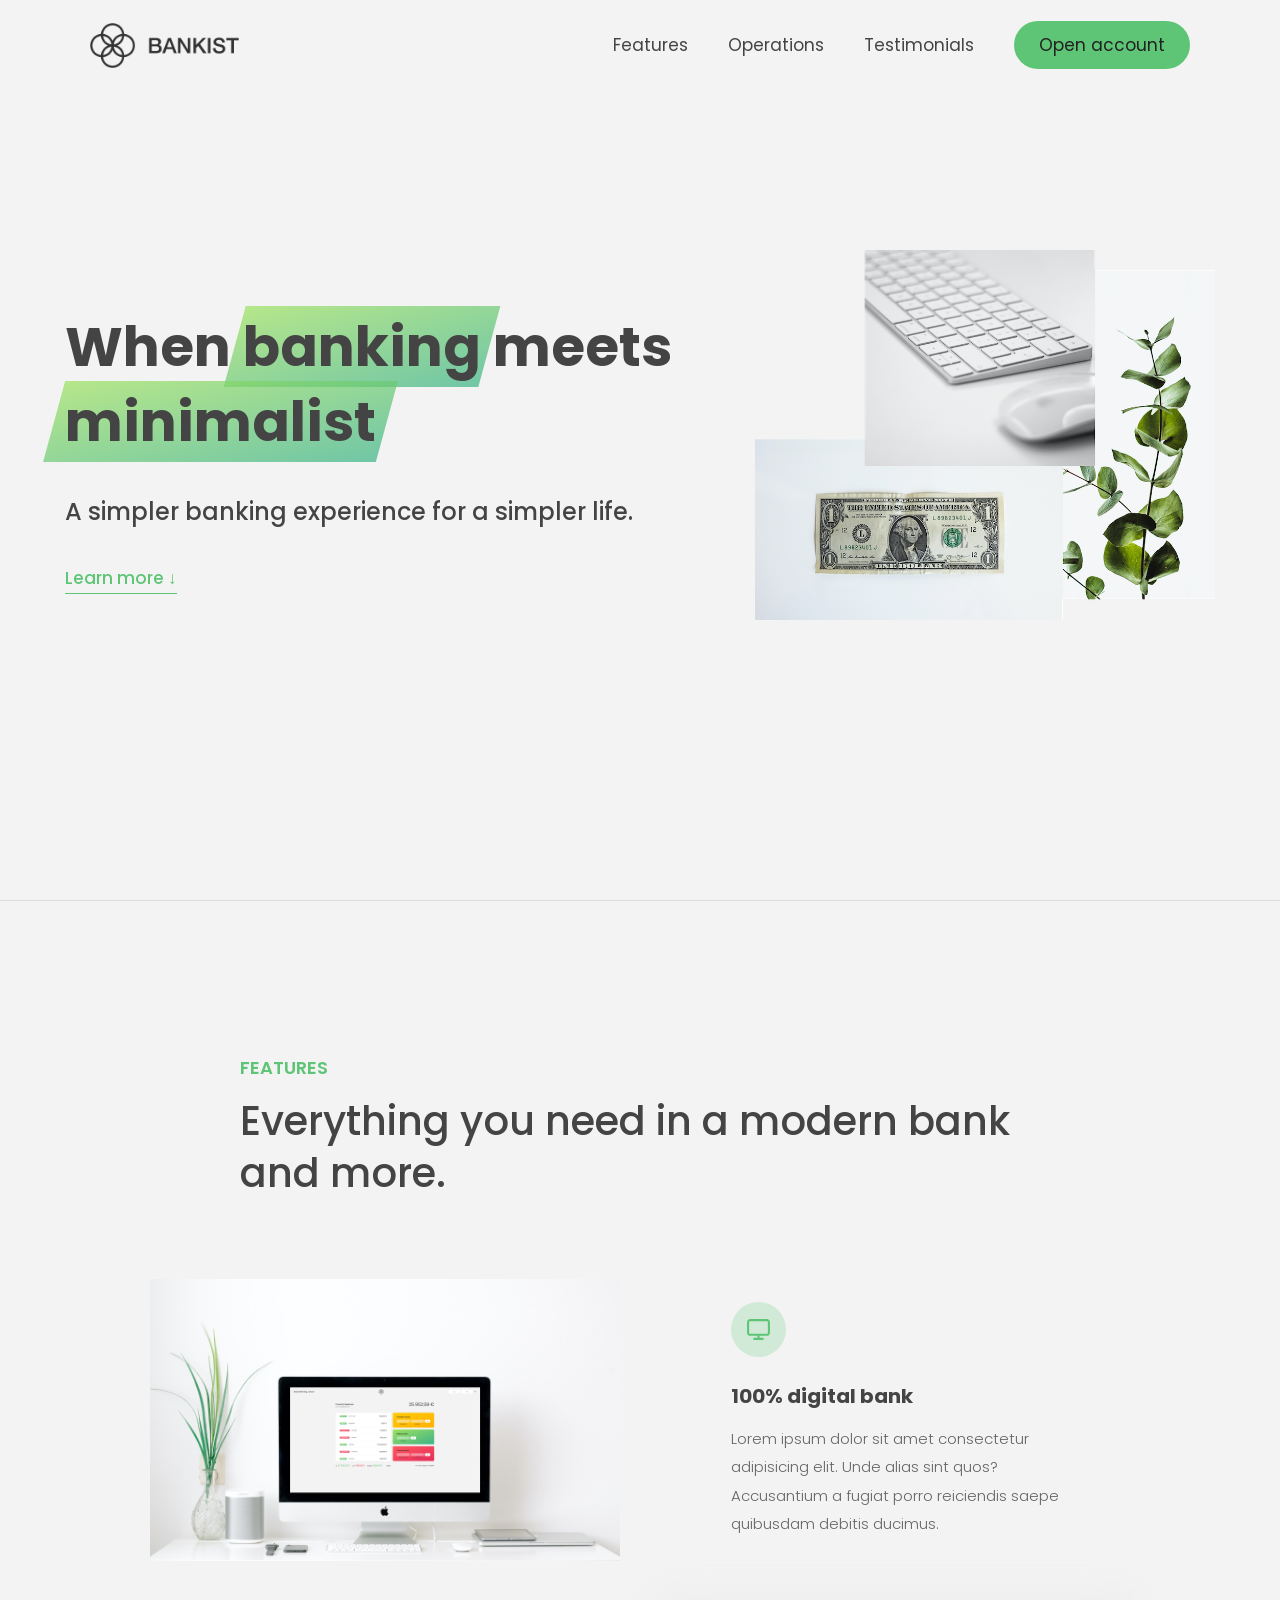
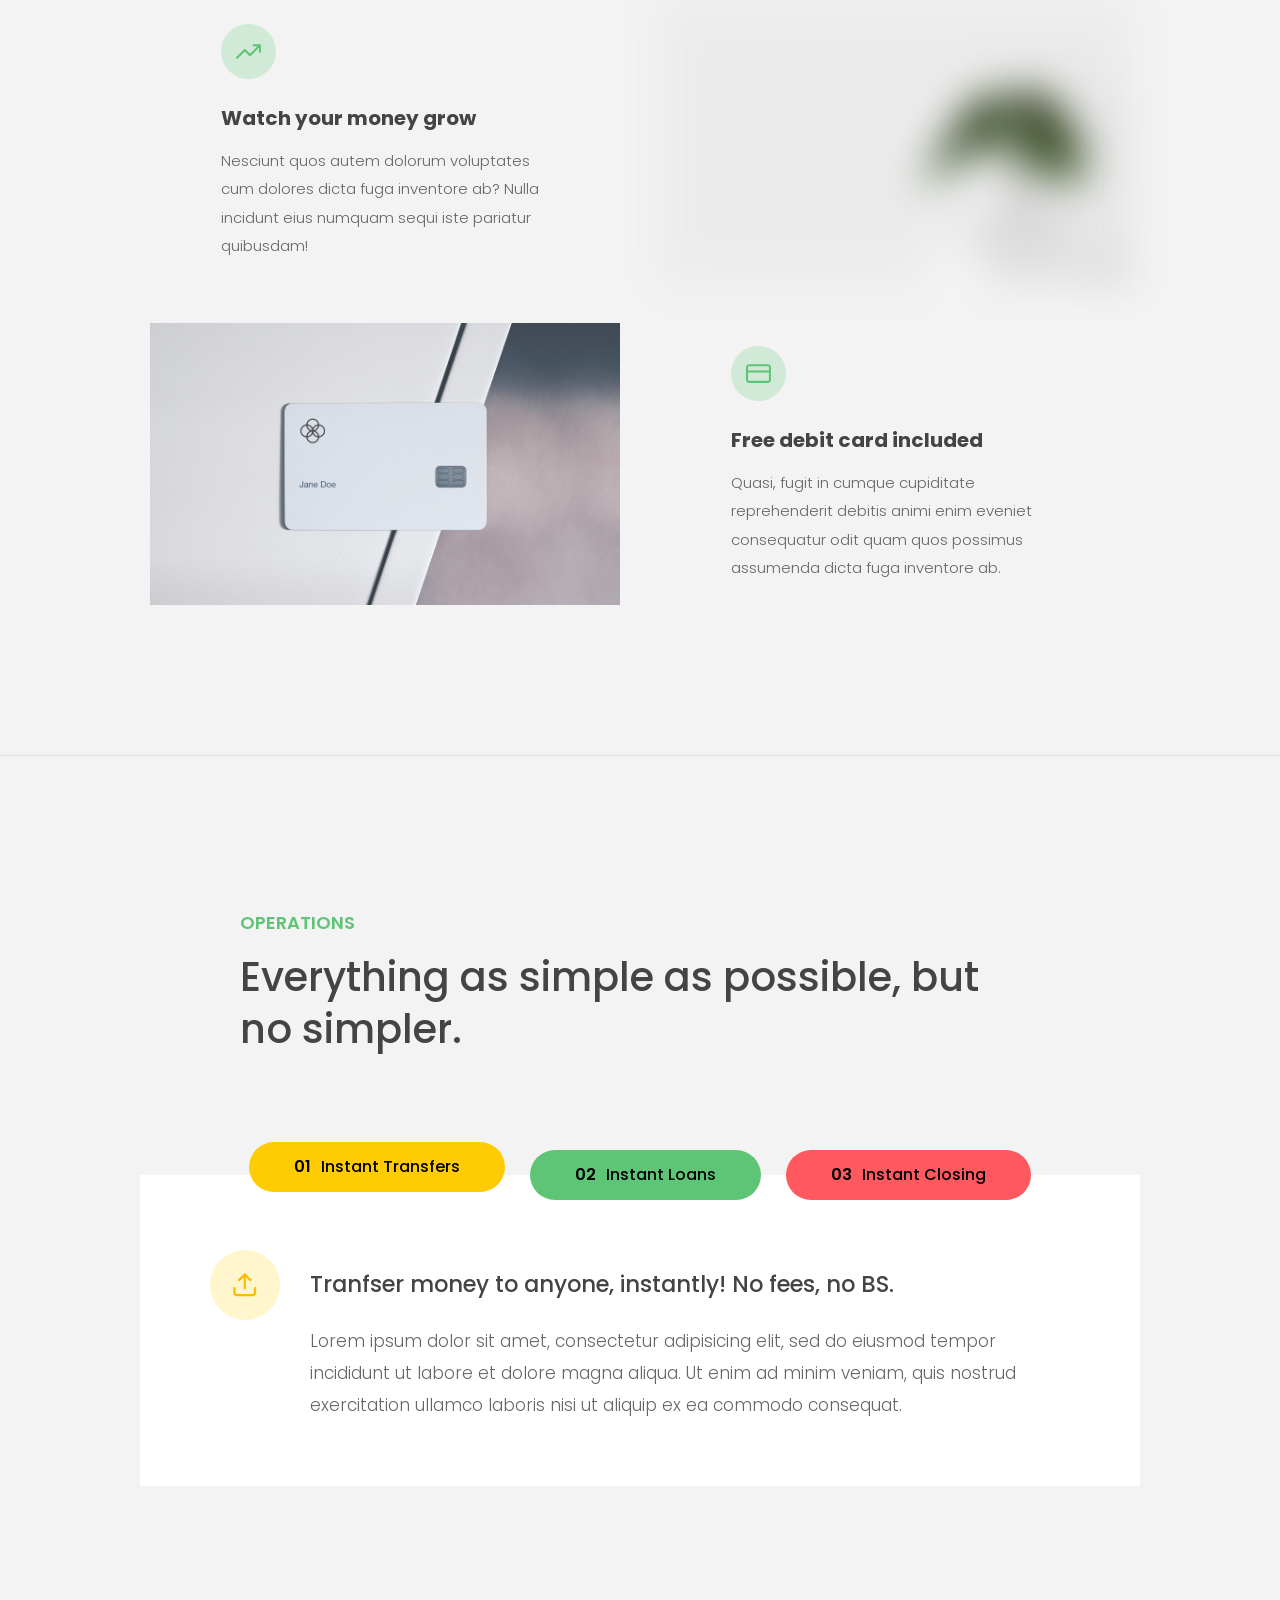
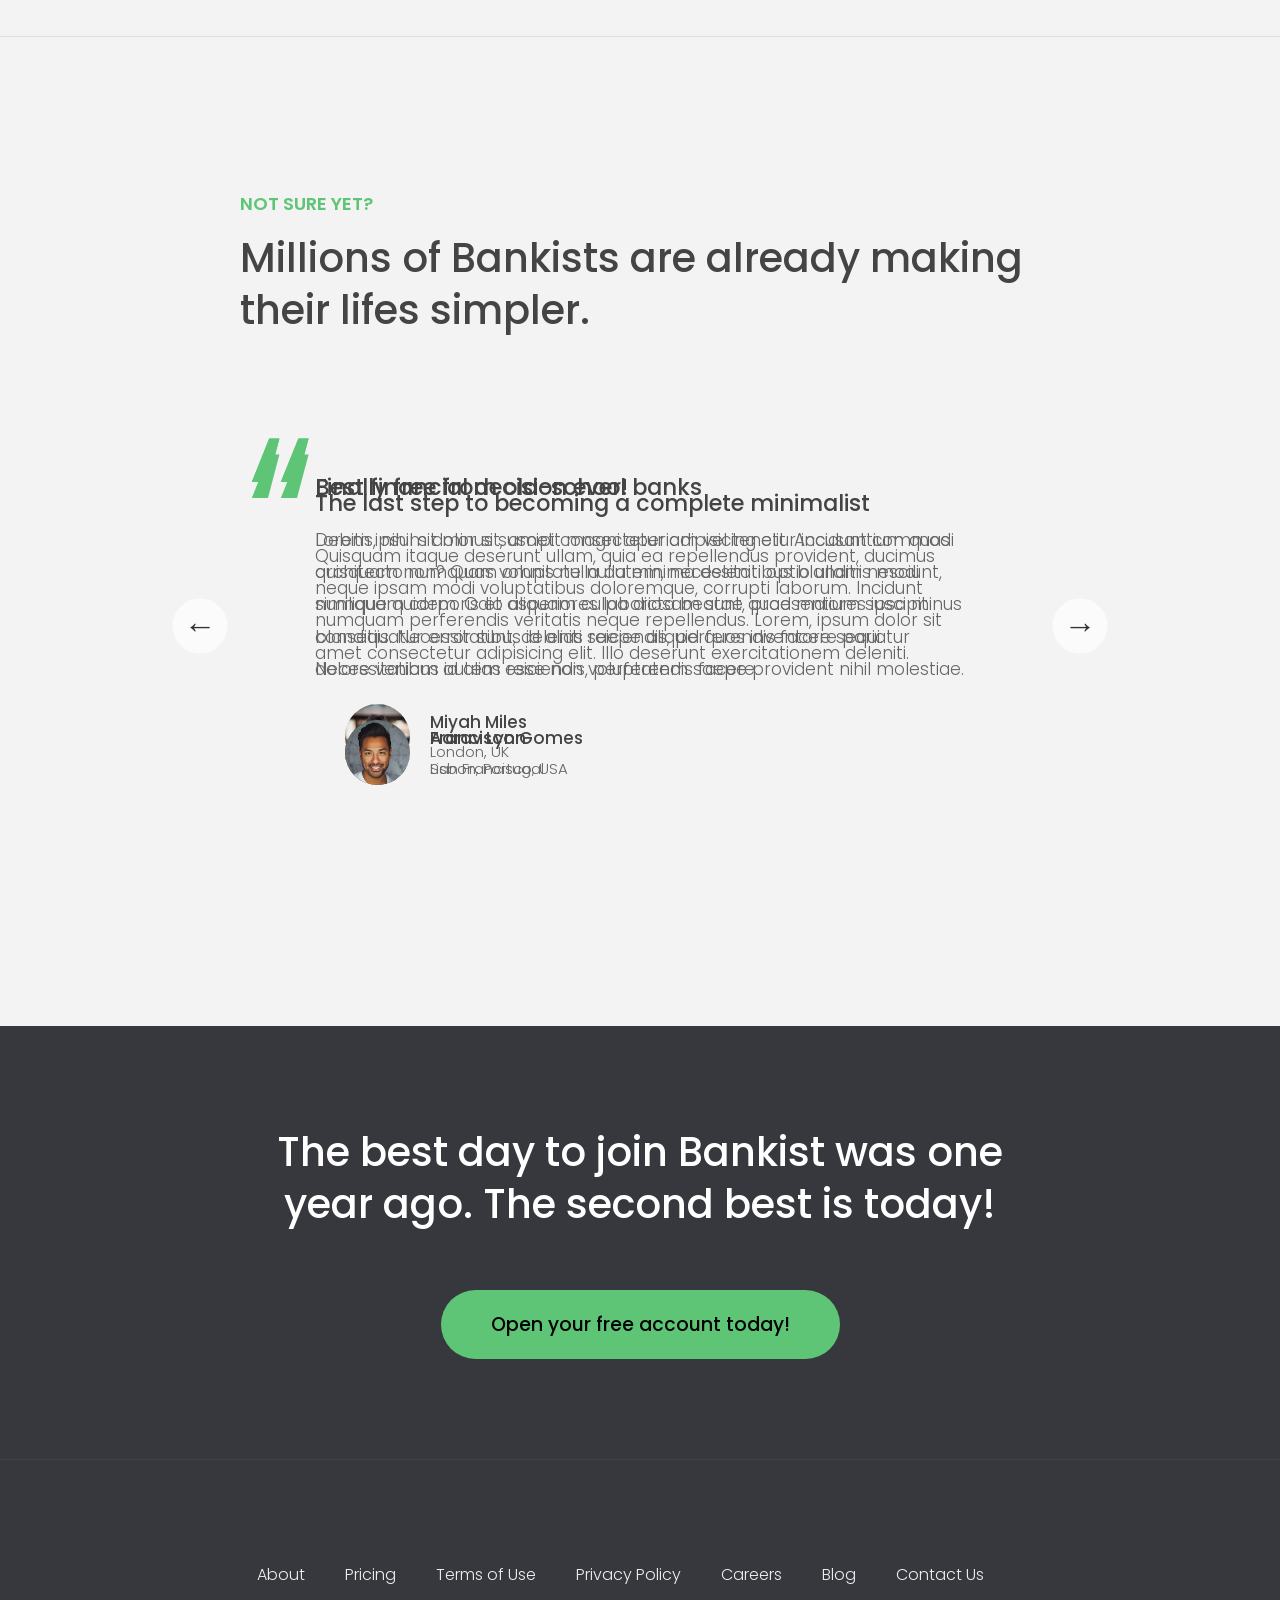
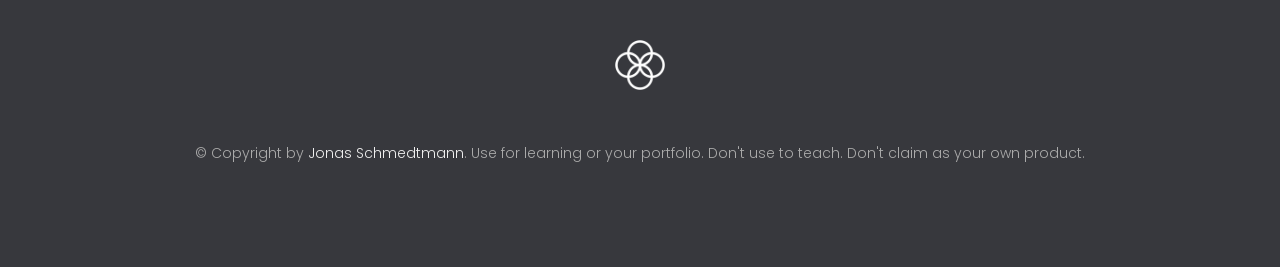
<file: Advanced DOM Bankist/index.html>
<!DOCTYPE html>
<html lang="en">
  <head>
    <meta charset="UTF-8" />
    <meta name="viewport" content="width=device-width, initial-scale=1.0" />
    <meta http-equiv="X-UA-Compatible" content="ie=edge" />
    <link rel="shortcut icon" type="image/png" href="img/icon.png" />

    <link
      href="https://fonts.googleapis.com/css?family=Poppins:300,400,500,600&display=swap"
      rel="stylesheet"
    />
    <link rel="stylesheet" href="style.css" />
    <title>Bankist | When Banking meets Minimalist</title>
  </head>
  <body>
    <header class="header">
      <nav class="nav">
        <img
          src="img/logo.png"
          alt="Bankist logo"
          class="nav__logo"
          id="logo"
        />
        <ul class="nav__links">
          <li class="nav__item">
            <a class="nav__link" href="#section--1">Features</a>
          </li>
          <li class="nav__item">
            <a class="nav__link" href="#section--2">Operations</a>
          </li>
          <li class="nav__item">
            <a class="nav__link" href="#section--3">Testimonials</a>
          </li>
          <li class="nav__item">
            <a class="nav__link nav__link--btn btn--show-modal" href="#"
              >Open account</a
            >
          </li>
        </ul>
      </nav>

      <div class="header__title">
        <h1>
          When
          <!-- Green highlight effect -->
          <span class="highlight">banking</span>
          meets<br />
          <span class="highlight">minimalist</span>
        </h1>
        <h4>A simpler banking experience for a simpler life.</h4>
        <button class="btn--text btn--scroll-to">Learn more &DownArrow;</button>
        <img
          src="img/hero.png"
          class="header__img"
          alt="Minimalist bank items"
        />
      </div>
    </header>

    <section class="section" id="section--1">
      <div class="section__title">
        <h2 class="section__description">Features</h2>
        <h3 class="section__header">
          Everything you need in a modern bank and more.
        </h3>
      </div>

      <div class="features">
        <img
          src="img/digital-lazy.jpg"
          data-src="img/digital.jpg"
          alt="Computer"
          class="features__img lazy-img"
        />
        <div class="features__feature">
          <div class="features__icon">
            <svg>
              <use xlink:href="img/icons.svg#icon-monitor"></use>
            </svg>
          </div>
          <h5 class="features__header">100% digital bank</h5>
          <p>
            Lorem ipsum dolor sit amet consectetur adipisicing elit. Unde alias
            sint quos? Accusantium a fugiat porro reiciendis saepe quibusdam
            debitis ducimus.
          </p>
        </div>

        <div class="features__feature">
          <div class="features__icon">
            <svg>
              <use xlink:href="img/icons.svg#icon-trending-up"></use>
            </svg>
          </div>
          <h5 class="features__header">Watch your money grow</h5>
          <p>
            Nesciunt quos autem dolorum voluptates cum dolores dicta fuga
            inventore ab? Nulla incidunt eius numquam sequi iste pariatur
            quibusdam!
          </p>
        </div>
        <img
          src="img/grow-lazy.jpg"
          data-src="img/grow.jpg"
          alt="Plant"
          class="features__img lazy-img"
        />

        <img
          src="img/card-lazy.jpg"
          data-src="img/card.jpg"
          alt="Credit card"
          class="features__img lazy-img"
        />
        <div class="features__feature">
          <div class="features__icon">
            <svg>
              <use xlink:href="img/icons.svg#icon-credit-card"></use>
            </svg>
          </div>
          <h5 class="features__header">Free debit card included</h5>
          <p>
            Quasi, fugit in cumque cupiditate reprehenderit debitis animi enim
            eveniet consequatur odit quam quos possimus assumenda dicta fuga
            inventore ab.
          </p>
        </div>
      </div>
    </section>

    <section class="section" id="section--2">
      <div class="section__title">
        <h2 class="section__description">Operations</h2>
        <h3 class="section__header">
          Everything as simple as possible, but no simpler.
        </h3>
      </div>

      <div class="operations">
        <div class="operations__tab-container">
          <button
            class="btn operations__tab operations__tab--1 operations__tab--active"
            data-tab="1"
          >
            <span>01</span>Instant Transfers
          </button>
          <button class="btn operations__tab operations__tab--2" data-tab="2">
            <span>02</span>Instant Loans
          </button>
          <button class="btn operations__tab operations__tab--3" data-tab="3">
            <span>03</span>Instant Closing
          </button>
        </div>
        <div
          class="operations__content operations__content--1 operations__content--active"
        >
          <div class="operations__icon operations__icon--1">
            <svg>
              <use xlink:href="img/icons.svg#icon-upload"></use>
            </svg>
          </div>
          <h5 class="operations__header">
            Tranfser money to anyone, instantly! No fees, no BS.
          </h5>
          <p>
            Lorem ipsum dolor sit amet, consectetur adipisicing elit, sed do
            eiusmod tempor incididunt ut labore et dolore magna aliqua. Ut enim
            ad minim veniam, quis nostrud exercitation ullamco laboris nisi ut
            aliquip ex ea commodo consequat.
          </p>
        </div>

        <div class="operations__content operations__content--2">
          <div class="operations__icon operations__icon--2">
            <svg>
              <use xlink:href="img/icons.svg#icon-home"></use>
            </svg>
          </div>
          <h5 class="operations__header">
            Buy a home or make your dreams come true, with instant loans.
          </h5>
          <p>
            Duis aute irure dolor in reprehenderit in voluptate velit esse
            cillum dolore eu fugiat nulla pariatur. Excepteur sint occaecat
            cupidatat non proident, sunt in culpa qui officia deserunt mollit
            anim id est laborum.
          </p>
        </div>
        <div class="operations__content operations__content--3">
          <div class="operations__icon operations__icon--3">
            <svg>
              <use xlink:href="img/icons.svg#icon-user-x"></use>
            </svg>
          </div>
          <h5 class="operations__header">
            No longer need your account? No problem! Close it instantly.
          </h5>
          <p>
            Excepteur sint occaecat cupidatat non proident, sunt in culpa qui
            officia deserunt mollit anim id est laborum. Ut enim ad minim
            veniam, quis nostrud exercitation ullamco laboris nisi ut aliquip ex
            ea commodo consequat.
          </p>
        </div>
      </div>
    </section>

    <section class="section" id="section--3">
      <div class="section__title section__title--testimonials">
        <h2 class="section__description">Not sure yet?</h2>
        <h3 class="section__header">
          Millions of Bankists are already making their lifes simpler.
        </h3>
      </div>

      <div class="slider">
        <div class="slide slide--1">
          <div class="testimonial">
            <h5 class="testimonial__header">Best financial decision ever!</h5>
            <blockquote class="testimonial__text">
              Lorem ipsum dolor sit, amet consectetur adipisicing elit.
              Accusantium quas quisquam non? Quas voluptate nulla minima
              deleniti optio ullam nesciunt, numquam corporis et asperiores
              laboriosam sunt, praesentium suscipit blanditiis. Necessitatibus
              id alias reiciendis, perferendis facere pariatur dolore veniam
              autem esse non voluptatem saepe provident nihil molestiae.
            </blockquote>
            <address class="testimonial__author">
              <img src="img/user-1.jpg" alt="" class="testimonial__photo" />
              <h6 class="testimonial__name">Aarav Lynn</h6>
              <p class="testimonial__location">San Francisco, USA</p>
            </address>
          </div>
        </div>

        <div class="slide slide--2">
          <div class="testimonial">
            <h5 class="testimonial__header">
              The last step to becoming a complete minimalist
            </h5>
            <blockquote class="testimonial__text">
              Quisquam itaque deserunt ullam, quia ea repellendus provident,
              ducimus neque ipsam modi voluptatibus doloremque, corrupti
              laborum. Incidunt numquam perferendis veritatis neque repellendus.
              Lorem, ipsum dolor sit amet consectetur adipisicing elit. Illo
              deserunt exercitationem deleniti.
            </blockquote>
            <address class="testimonial__author">
              <img src="img/user-2.jpg" alt="" class="testimonial__photo" />
              <h6 class="testimonial__name">Miyah Miles</h6>
              <p class="testimonial__location">London, UK</p>
            </address>
          </div>
        </div>

        <div class="slide slide--3">
          <div class="testimonial">
            <h5 class="testimonial__header">
              Finally free from old-school banks
            </h5>
            <blockquote class="testimonial__text">
              Debitis, nihil sit minus suscipit magni aperiam vel tenetur
              incidunt commodi architecto numquam omnis nulla autem,
              necessitatibus blanditiis modi similique quidem. Odio aliquam
              culpa dicta beatae quod maiores ipsa minus consequatur error sunt,
              deleniti saepe aliquid quos inventore sequi. Necessitatibus id
              alias reiciendis, perferendis facere.
            </blockquote>
            <address class="testimonial__author">
              <img src="img/user-3.jpg" alt="" class="testimonial__photo" />
              <h6 class="testimonial__name">Francisco Gomes</h6>
              <p class="testimonial__location">Lisbon, Portugal</p>
            </address>
          </div>
        </div>

        <!-- <div class="slide"><img src="img/img-1.jpg" alt="Photo 1" /></div>
        <div class="slide"><img src="img/img-2.jpg" alt="Photo 2" /></div>
        <div class="slide"><img src="img/img-3.jpg" alt="Photo 3" /></div>
        <div class="slide"><img src="img/img-4.jpg" alt="Photo 4" /></div> -->
        <button class="slider__btn slider__btn--left">&larr;</button>
        <button class="slider__btn slider__btn--right">&rarr;</button>
        <div class="dots"></div>
      </div>
    </section>

    <section class="section section--sign-up">
      <div class="section__title">
        <h3 class="section__header">
          The best day to join Bankist was one year ago. The second best is
          today!
        </h3>
      </div>
      <button class="btn btn--show-modal">Open your free account today!</button>
    </section>

    <footer class="footer">
      <ul class="footer__nav">
        <li class="footer__item">
          <a class="footer__link" href="#">About</a>
        </li>
        <li class="footer__item">
          <a class="footer__link" href="#">Pricing</a>
        </li>
        <li class="footer__item">
          <a class="footer__link" href="#">Terms of Use</a>
        </li>
        <li class="footer__item">
          <a class="footer__link" href="#">Privacy Policy</a>
        </li>
        <li class="footer__item">
          <a class="footer__link" href="#">Careers</a>
        </li>
        <li class="footer__item">
          <a class="footer__link" href="#">Blog</a>
        </li>
        <li class="footer__item">
          <a class="footer__link" href="#">Contact Us</a>
        </li>
      </ul>
      <img src="img/icon.png" alt="Logo" class="footer__logo" />
      <p class="footer__copyright">
        &copy; Copyright by
        <a
          class="footer__link twitter-link"
          target="_blank"
          href="https://twitter.com/jonasschmedtman"
          >Jonas Schmedtmann</a
        >. Use for learning or your portfolio. Don't use to teach. Don't claim
        as your own product.
      </p>
    </footer>

    <div class="modal hidden">
      <button class="btn--close-modal">&times;</button>
      <h2 class="modal__header">
        Open your bank account <br />
        in just <span class="highlight">5 minutes</span>
      </h2>
      <form class="modal__form">
        <label>First Name</label>
        <input type="text" />
        <label>Last Name</label>
        <input type="text" />
        <label>Email Address</label>
        <input type="email" />
        <button class="btn">Next step &rarr;</button>
      </form>
    </div>
    <div class="overlay hidden"></div>

    <script src="script.js"></script>
  </body>
</html>
</file>
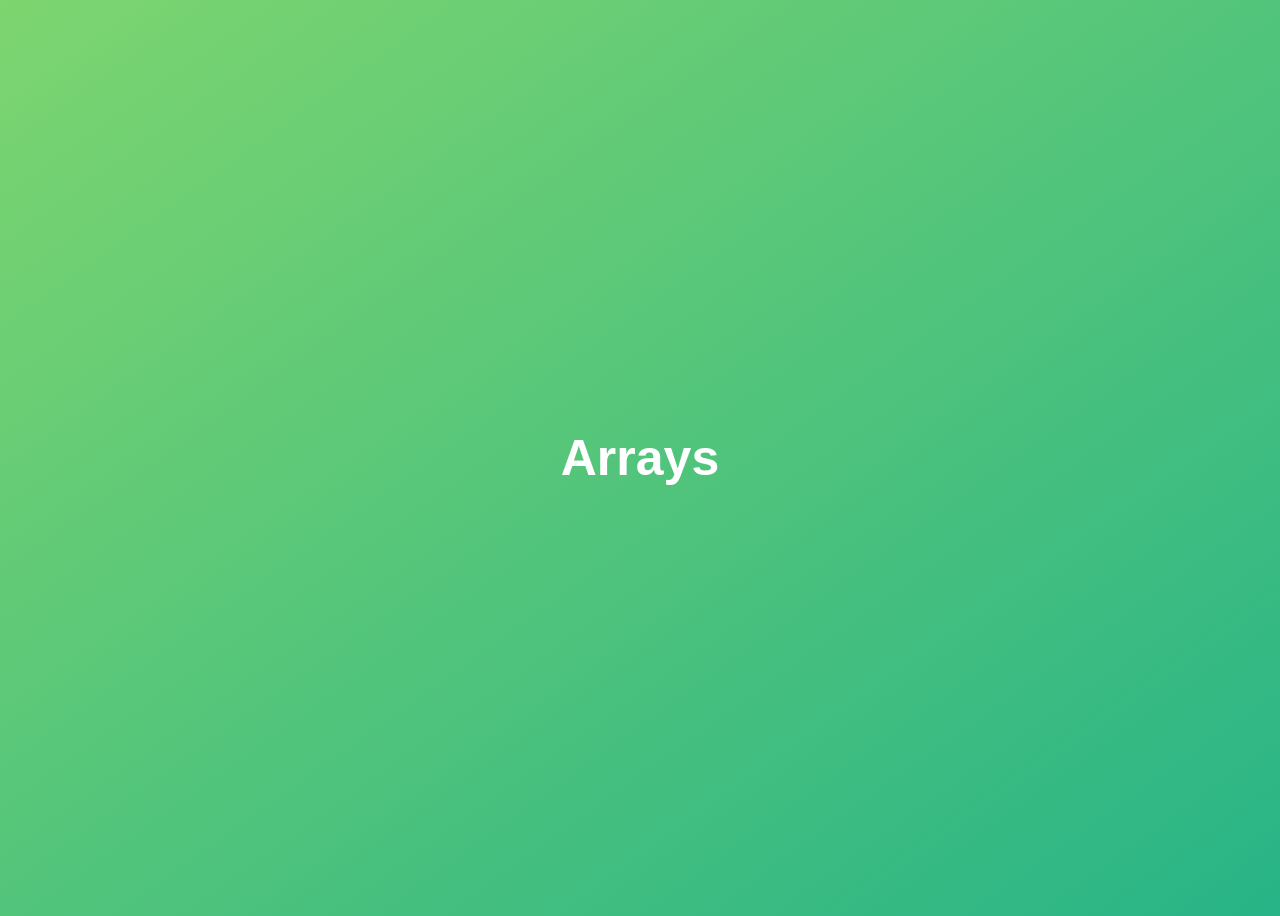
<file: Arrays/index.html>
<!DOCTYPE html>
<html lang="en">
  <head>
    <meta charset="UTF-8" />
    <meta name="viewport" content="width=device-width, initial-scale=1.0" />
    <meta http-equiv="X-UA-Compatible" content="ie=edge" />
    <title>Data Structures and Modern Operators</title>
    <style>
      body {
        height: 100vh;
        display: flex;
        align-items: center;
        background: linear-gradient(to top left, #28b487, #7dd56f);
      }
      h1 {
        font-family: sans-serif;
        font-size: 50px;
        line-height: 1.3;
        width: 100%;
        padding: 30px;
        text-align: center;
        color: white;
      }
      button {
        width: 50px;
        height: 20px;
        margin: 10px;
      }
      textarea {
        width: 300px;
        height: 100px;
      }
    </style>
  </head>
  <body>
    <h1>Arrays</h1>
    <script src="challenge2.js"></script>
  </body>
</html>
</file>
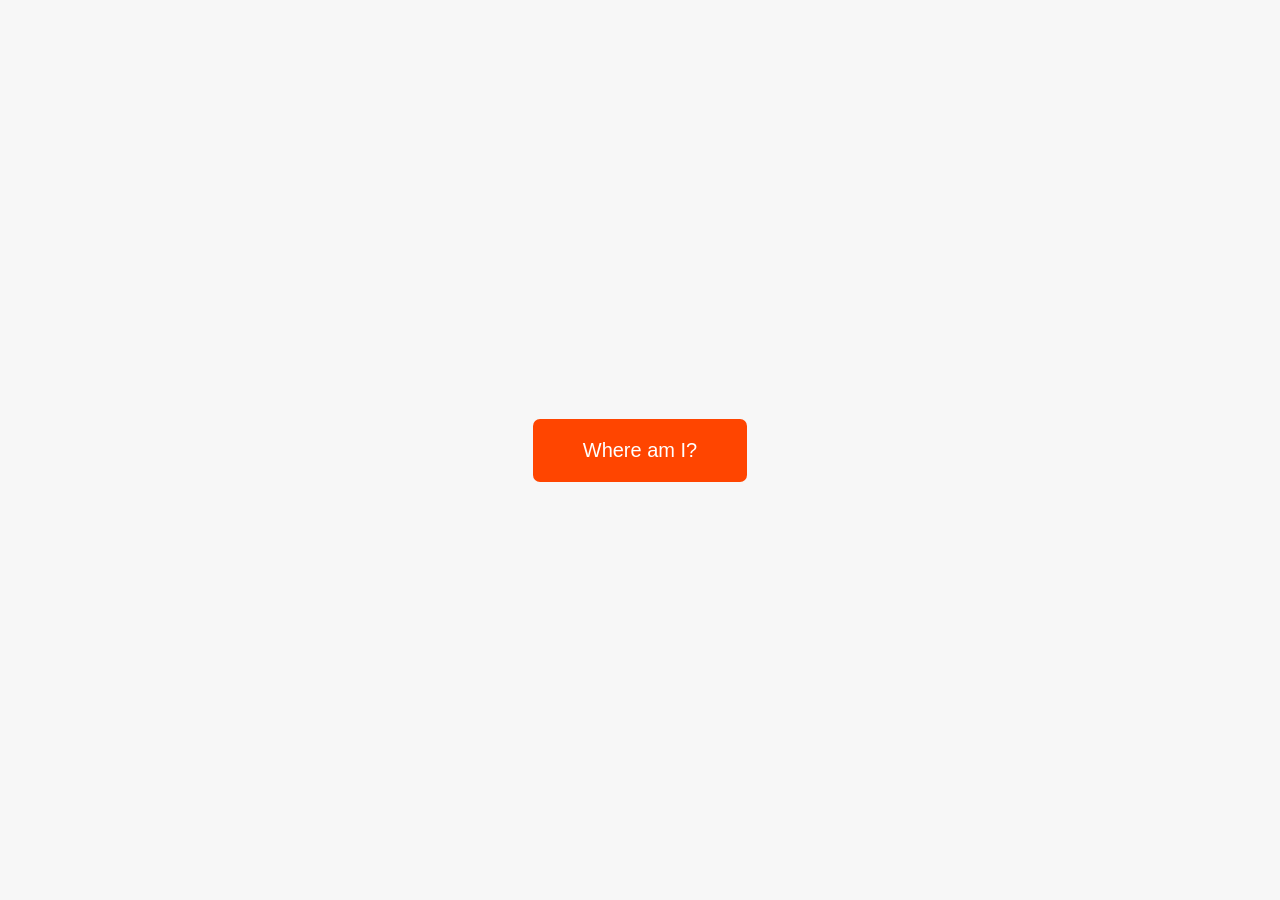
<file: Asynchronous JavaScript/index.html>
<!DOCTYPE html>
<html lang="en">
  <head>
    <meta charset="UTF-8" />
    <meta name="viewport" content="width=device-width, initial-scale=1.0" />
    <meta http-equiv="X-UA-Compatible" content="ie=edge" />
    <link rel="stylesheet" href="style.css" />
    <script defer src="script.js"></script>
    <title>Asynchronous JavaScript</title>
  </head>
  <body>
    <main class="container">
      <div class="countries">
        <!--
        <article class="country">
          <img class="country__img" src="" />
          <div class="country__data">
            <h3 class="country__name">COUNTRY</h3>
            <h4 class="country__region">REGION</h4>
            <p class="country__row"><span>👫</span>POP people</p>
            <p class="country__row"><span>🗣️</span>LANG</p>
            <p class="country__row"><span>💰</span>CUR</p>
          </div>
        </article>
        -->
      </div>
      <button class="btn-country">Where am I?</button>
      <div class="images"></div>
    </main>
  </body>
</html>
</file>
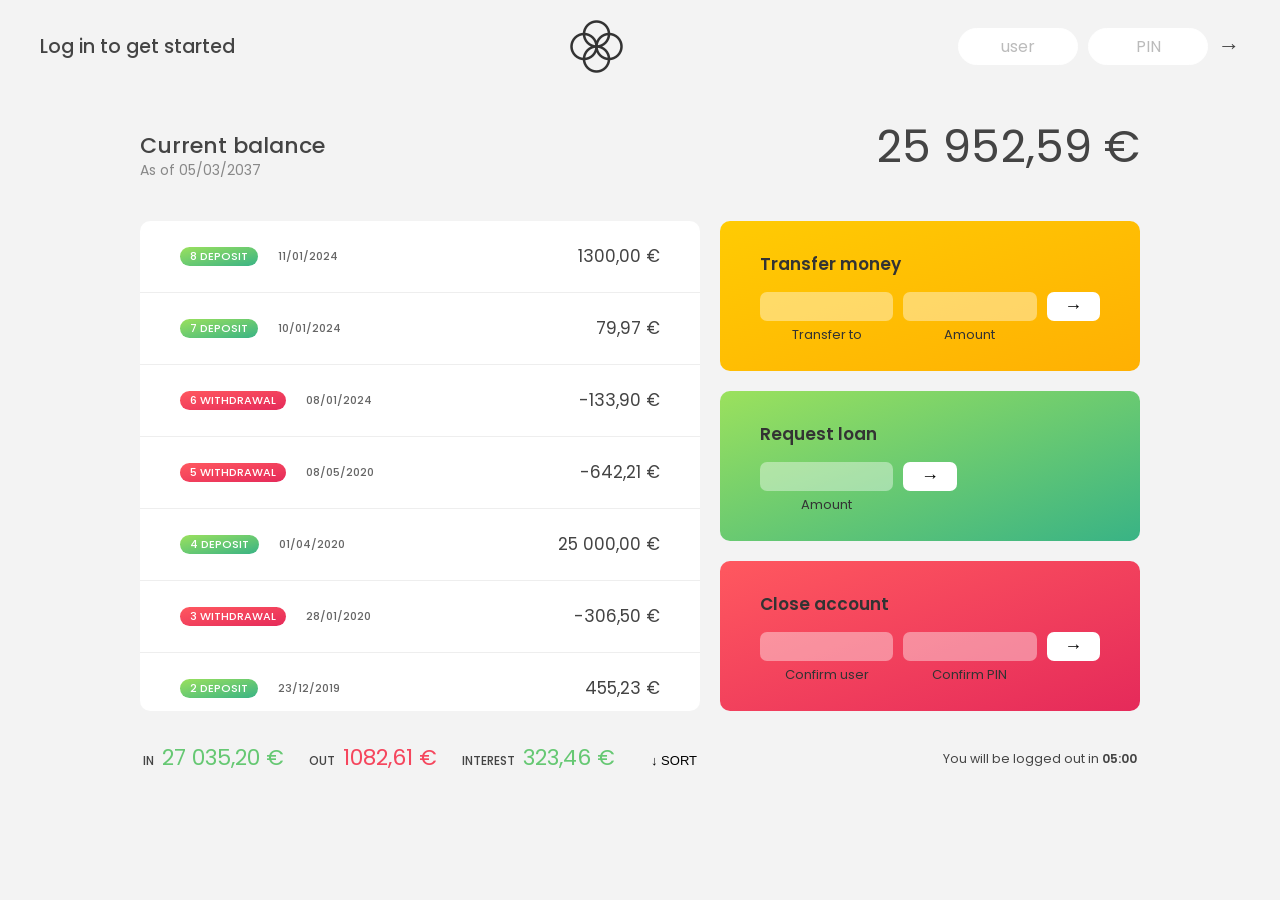
<file: Bankist/index.html>
<!DOCTYPE html>
<html lang="en">
  <head>
    <meta charset="UTF-8" />
    <meta name="viewport" content="width=device-width, initial-scale=1.0" />
    <meta http-equiv="X-UA-Compatible" content="ie=edge" />
    <link rel="shortcut icon" type="image/png" href="/icon.png" />

    <link
      href="https://fonts.googleapis.com/css?family=Poppins:400,500,600&display=swap"
      rel="stylesheet"
    />

    <link rel="stylesheet" href="style.css" />
    <title>Bankist</title>
  </head>
  <body>
    <!-- TOP NAVIGATION -->
    <nav>
      <p class="welcome">Log in to get started</p>
      <img src="logo.png" alt="Logo" class="logo" />
      <form class="login">
        <input
          type="text"
          placeholder="user"
          class="login__input login__input--user"
        />
        <!-- In practice, use type="password" -->
        <input
          type="text"
          placeholder="PIN"
          maxlength="4"
          class="login__input login__input--pin"
        />
        <button class="login__btn">&rarr;</button>
      </form>
    </nav>

    <main class="app">
      <!-- BALANCE -->
      <div class="balance">
        <div>
          <p class="balance__label">Current balance</p>
          <p class="balance__date">
            As of <span class="date">05/03/2037</span>
          </p>
        </div>
        <p class="balance__value">0000€</p>
      </div>

      <!-- MOVEMENTS -->
      <div class="movements">
        <div class="movements__row">
          <div class="movements__type movements__type--deposit">2 deposit</div>
          <div class="movements__date">3 days ago</div>
          <div class="movements__value">4 000€</div>
        </div>
        <div class="movements__row">
          <div class="movements__type movements__type--withdrawal">
            1 withdrawal
          </div>
          <div class="movements__date">24/01/2037</div>
          <div class="movements__value">-378€</div>
        </div>
      </div>

      <!-- SUMMARY -->
      <div class="summary">
        <p class="summary__label">In</p>
        <p class="summary__value summary__value--in">0000€</p>
        <p class="summary__label">Out</p>
        <p class="summary__value summary__value--out">0000€</p>
        <p class="summary__label">Interest</p>
        <p class="summary__value summary__value--interest">0000€</p>
        <button class="btn--sort">&downarrow; SORT</button>
      </div>

      <!-- OPERATION: TRANSFERS -->
      <div class="operation operation--transfer">
        <h2>Transfer money</h2>
        <form class="form form--transfer">
          <input type="text" class="form__input form__input--to" />
          <input type="number" class="form__input form__input--amount" />
          <button class="form__btn form__btn--transfer">&rarr;</button>
          <label class="form__label">Transfer to</label>
          <label class="form__label">Amount</label>
        </form>
      </div>

      <!-- OPERATION: LOAN -->
      <div class="operation operation--loan">
        <h2>Request loan</h2>
        <form class="form form--loan">
          <input type="number" class="form__input form__input--loan-amount" />
          <button class="form__btn form__btn--loan">&rarr;</button>
          <label class="form__label form__label--loan">Amount</label>
        </form>
      </div>

      <!-- OPERATION: CLOSE -->
      <div class="operation operation--close">
        <h2>Close account</h2>
        <form class="form form--close">
          <input type="text" class="form__input form__input--user" />
          <input
            type="password"
            maxlength="6"
            class="form__input form__input--pin"
          />
          <button class="form__btn form__btn--close">&rarr;</button>
          <label class="form__label">Confirm user</label>
          <label class="form__label">Confirm PIN</label>
        </form>
      </div>

      <!-- LOGOUT TIMER -->
      <p class="logout-timer">
        You will be logged out in <span class="timer">05:00</span>
      </p>
    </main>

    <!-- <footer>
      &copy; by Jonas Schmedtmann. Don't claim as your own :)
    </footer> -->

    <script src="script.js"></script>
  </body>
</html>
</file>
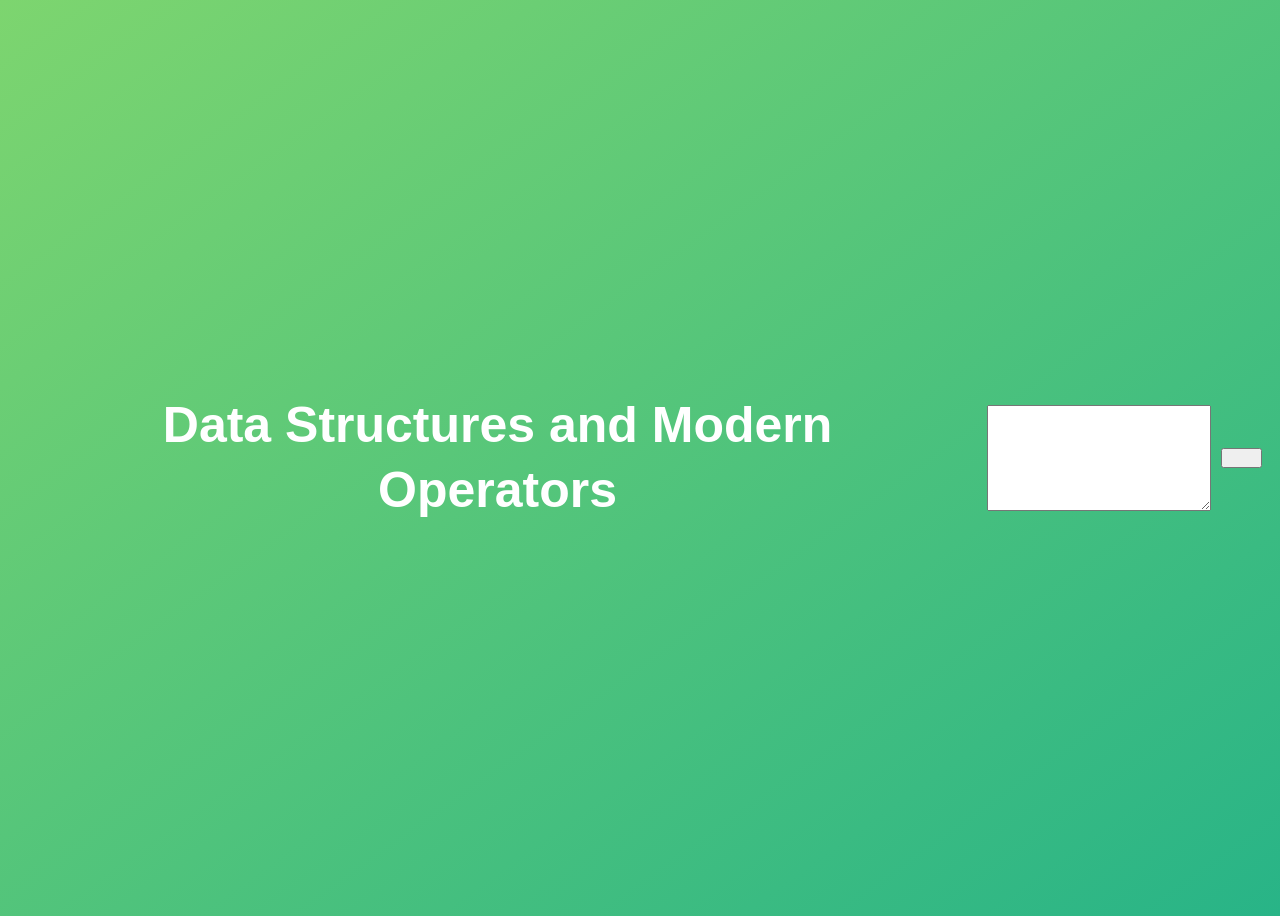
<file: Data Structures, Modern Operators and Strings/index.html>
<!DOCTYPE html>
<html lang="en">
  <head>
    <meta charset="UTF-8" />
    <meta name="viewport" content="width=device-width, initial-scale=1.0" />
    <meta http-equiv="X-UA-Compatible" content="ie=edge" />
    <title>Data Structures and Modern Operators</title>
    <style>
      body {
        height: 100vh;
        display: flex;
        align-items: center;
        background: linear-gradient(to top left, #28b487, #7dd56f);
      }
      h1 {
        font-family: sans-serif;
        font-size: 50px;
        line-height: 1.3;
        width: 100%;
        padding: 30px;
        text-align: center;
        color: white;
      }
      button {
        width: 50px;
        height: 20px;
        margin: 10px;
      }
      textarea {
        width: 300px;
        height: 100px;
      }
    </style>
  </head>
  <body>
    <h1>Data Structures and Modern Operators</h1>
    <script src="challenge4.js"></script>
  </body>
</html>
</file>
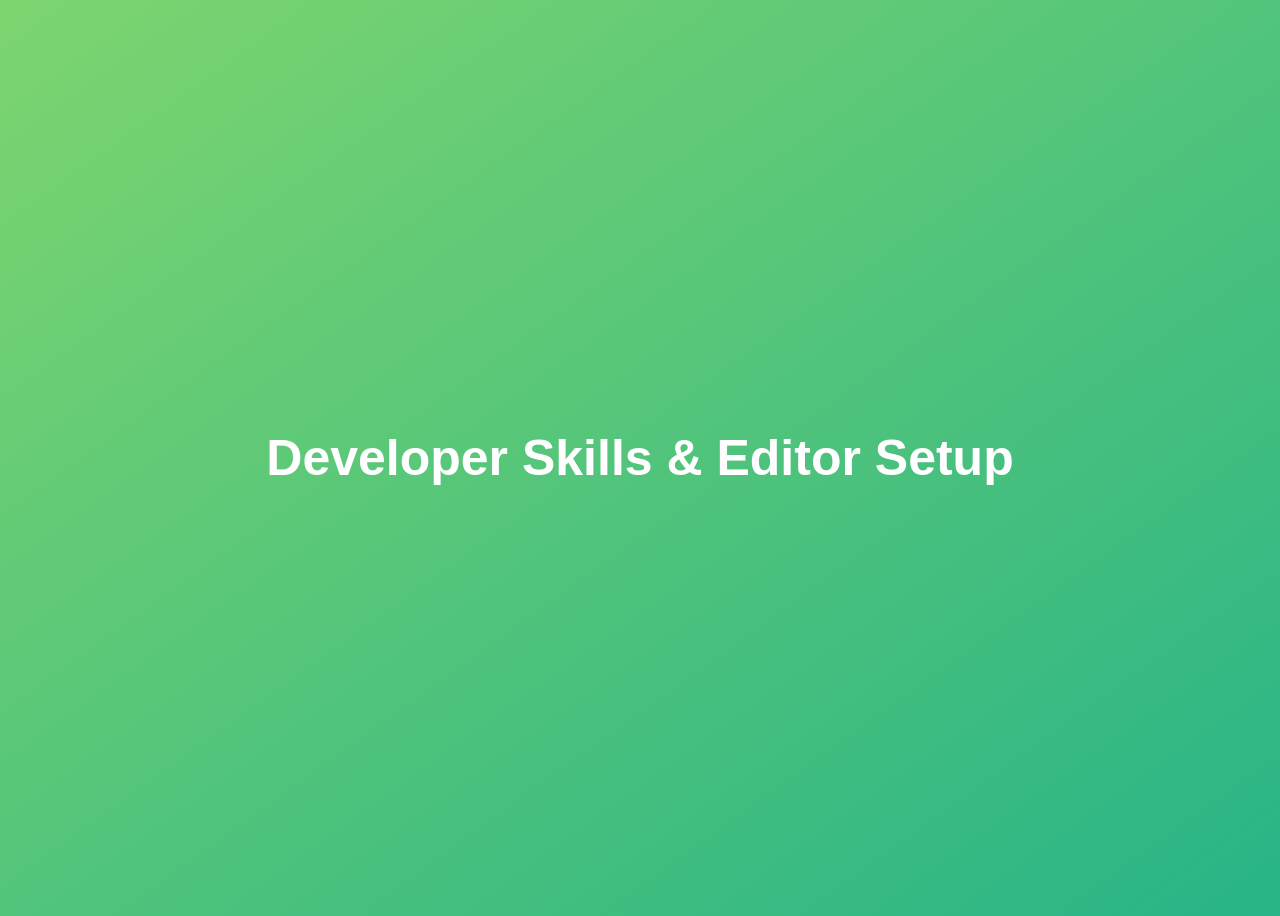
<file: developer skiil and editor setup/index.html>
<!DOCTYPE html>
<html lang="en">

<head>
    <meta charset="UTF-8" />
    <meta name="viewport" content="width=device-width, initial-scale=1.0" />
    <meta http-equiv="X-UA-Compatible" content="ie=edge" />
    <title>JavaScript Fundamentals – Part 2</title>
    <style>
        body {
            height: 100vh;
            display: flex;
            align-items: center;
            background: linear-gradient(to top left, #28b487, #7dd56f);
        }

        h1 {
            font-family: sans-serif;
            font-size: 50px;
            line-height: 1.3;
            width: 100%;
            padding: 30px;
            text-align: center;
            color: white;
        }
    </style>
</head>

<body>
    <h1>Developer Skills & Editor Setup</h1>
    <script src="challenge1.js"></script>
</body>

</html>
</file>
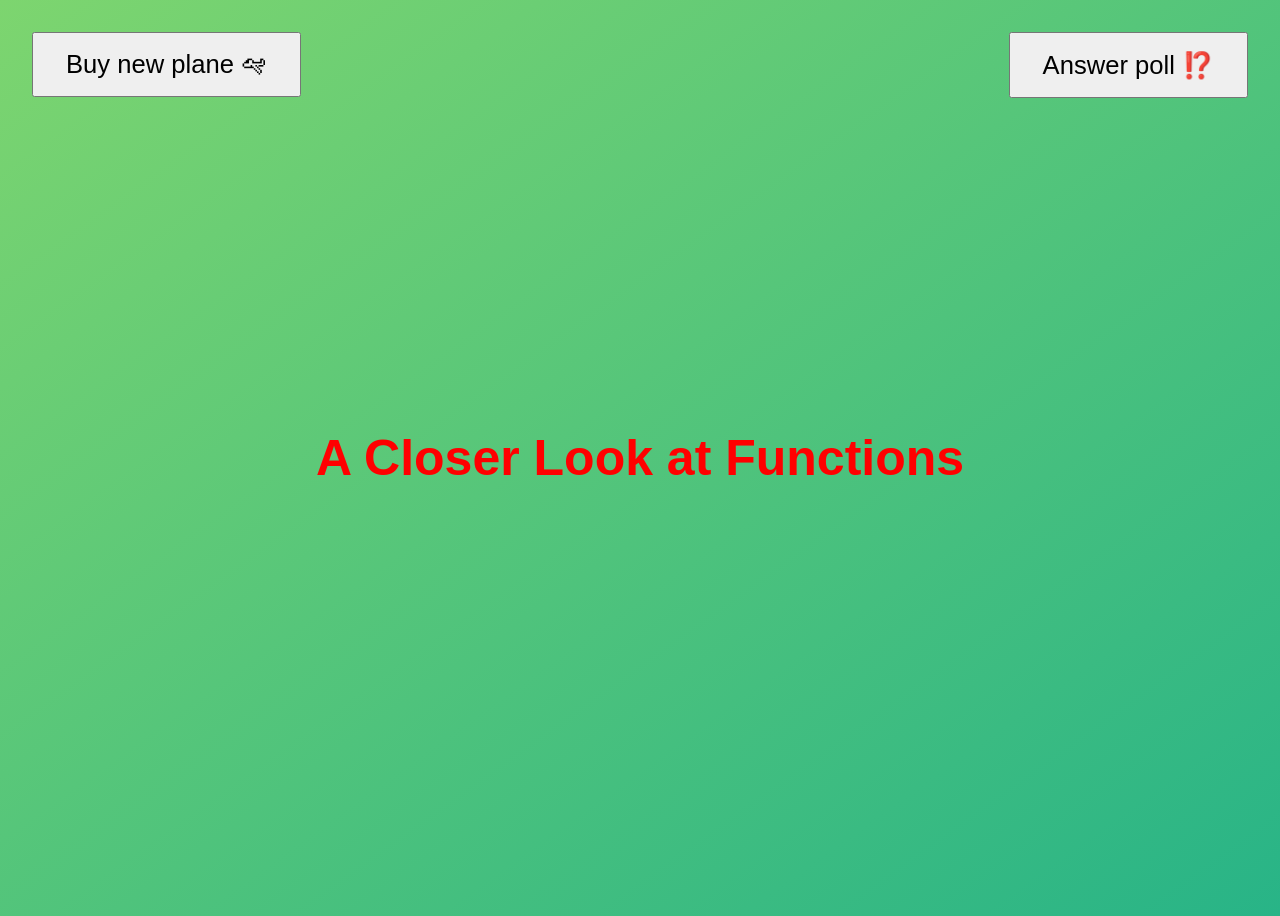
<file: fuctions/index.html>
<!DOCTYPE html>
<html lang="en">
  <head>
    <meta charset="UTF-8" />
    <meta name="viewport" content="width=device-width, initial-scale=1.0" />
    <meta http-equiv="X-UA-Compatible" content="ie=edge" />
    <title>A Closer Look at Functions</title>
    <style>
      body {
        height: 100vh;
        display: flex;
        align-items: center;
        background: linear-gradient(to top left, #28b487, #7dd56f);
      }
      h1 {
        font-family: sans-serif;
        font-size: 50px;
        line-height: 1.3;
        width: 100%;
        padding: 30px;
        text-align: center;
        color: white;
      }
      .buy,
      .poll {
        font-size: 1.6rem;
        padding: 1rem 2rem;
        position: absolute;
        top: 2rem;
      }
      .buy {
        left: 2rem;
      }
      .poll {
        right: 2rem;
      }
    </style>
  </head>
  <body>
    <h1>A Closer Look at Functions</h1>
    <button class="buy">Buy new plane 🛩</button>
    <button class="poll">Answer poll ⁉️</button>
    <script src="challenge1.js"></script>
  </body>
</html>
</file>
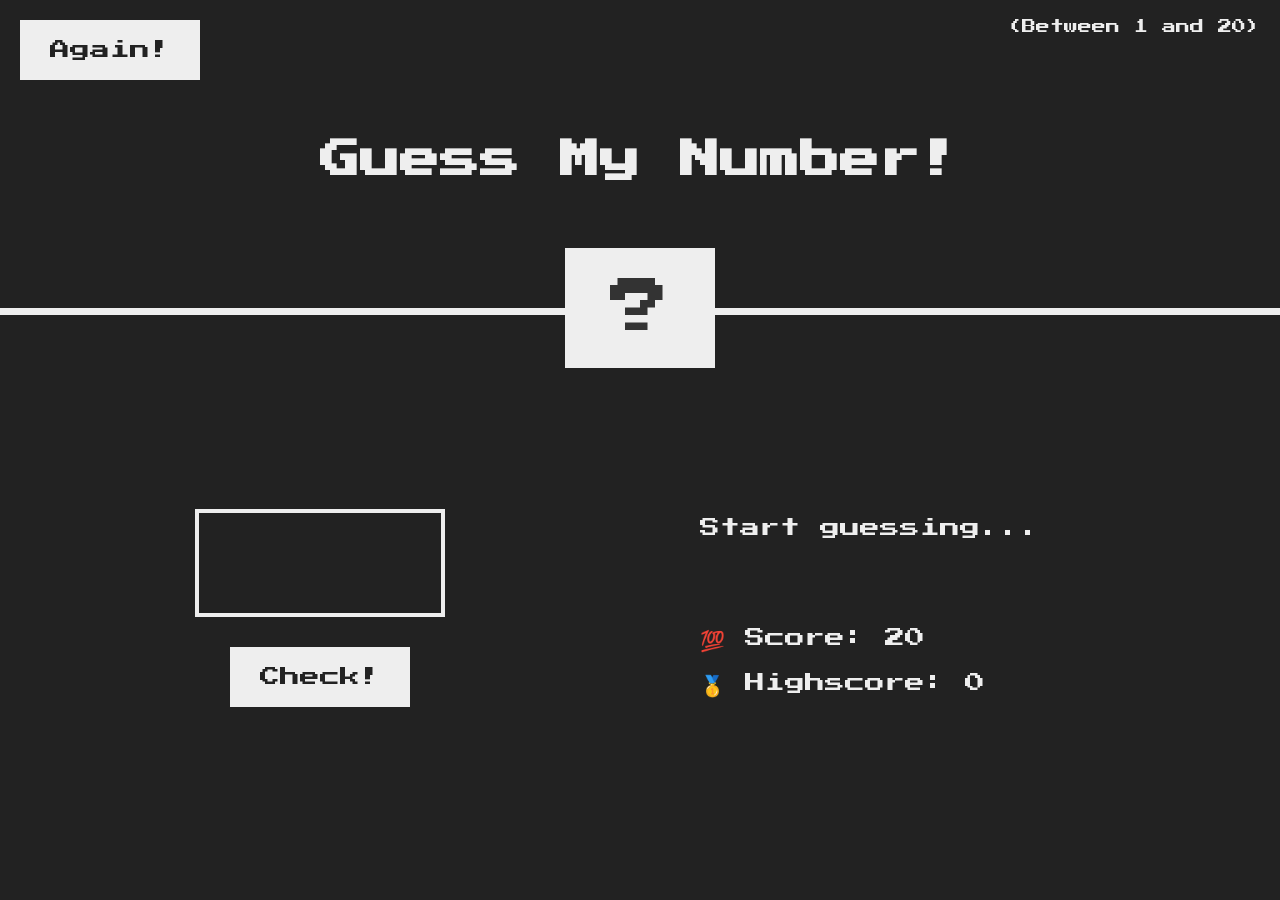
<file: Guess my number/index.html>
<!DOCTYPE html>
<html lang="en">

<head>
    <meta charset="UTF-8" />
    <meta name="viewport" content="width=device-width, initial-scale=1.0" />
    <meta http-equiv="X-UA-Compatible" content="ie=edge" />
    <link rel="stylesheet" href="style.css" />
    <title>Guess My Number!</title>
</head>

<body>
    <header>
        <h1>Guess My Number!</h1>
        <p class="between">(Between 1 and 20)</p>
        <button class="btn again">Again!</button>
        <div class="number">?</div>
    </header>
    <main>
        <section class="left">
            <input type="number" class="guess" />
            <button class="btn check">Check!</button>
        </section>
        <section class="right">
            <p class="message">Start guessing...</p>
            <p class="label-score">💯 Score: <span class="score">20</span></p>
            <p class="label-highscore">
                🥇 Highscore: <span class="highscore">0</span>
            </p>
        </section>
    </main>
    <script src="script.js"></script>
</body>

</html>
</file>
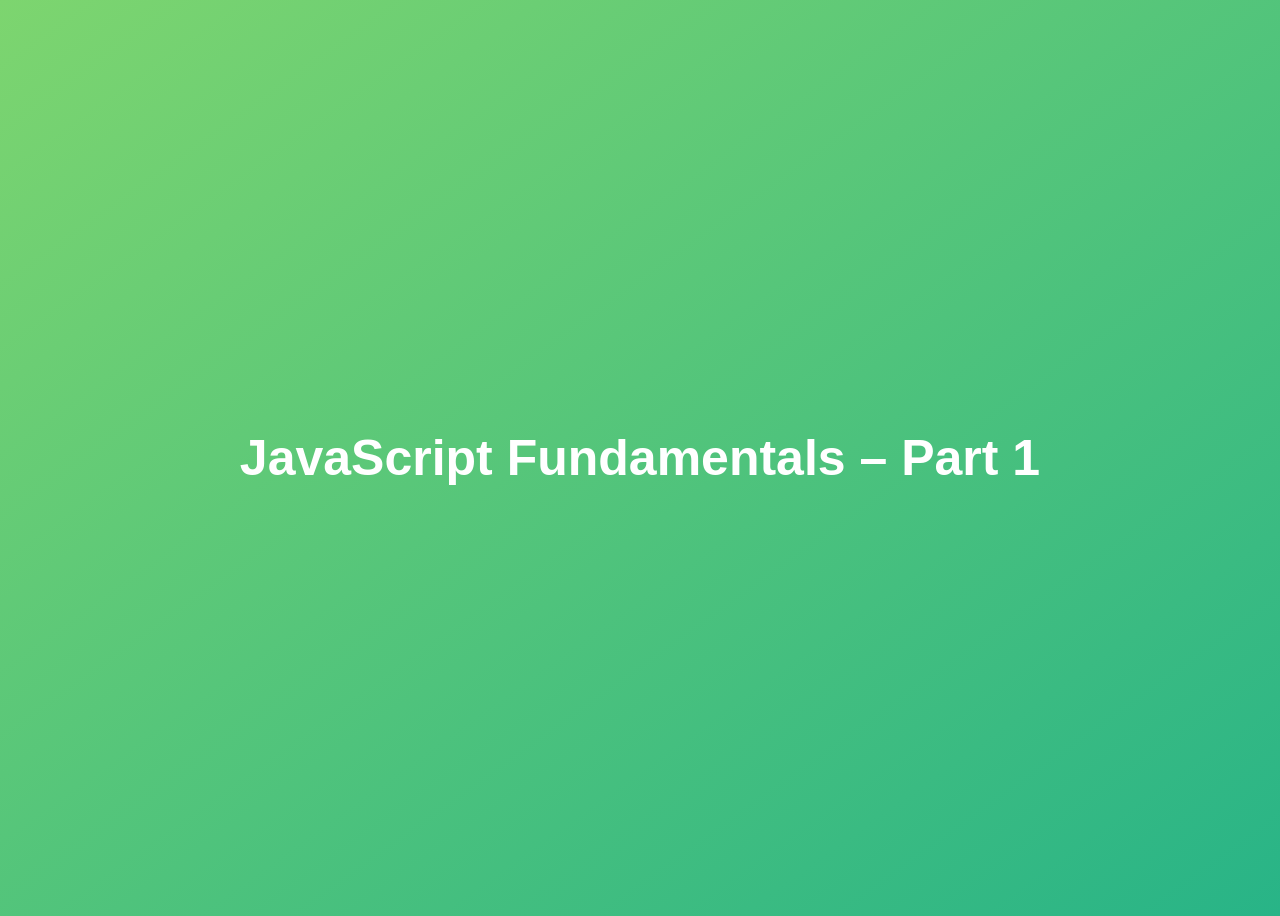
<file: javascript Fundamental-1/index.html>
<!DOCTYPE html>
<html lang="en">

<head>
    <meta charset="UTF-8" />
    <meta name="viewport" content="width=device-width, initial-scale=1.0" />
    <meta http-equiv="X-UA-Compatible" content="ie=edge" />
    <title>JavaScript Fundamentals – Part 1</title>
    <style>
        body {
            height: 100vh;
            display: flex;
            align-items: center;
            background: linear-gradient(to top left, #28b487, #7dd56f);
        }

        h1 {
            font-family: sans-serif;
            font-size: 50px;
            line-height: 1.3;
            width: 100%;
            padding: 30px;
            text-align: center;
            color: white;
        }
    </style>
</head>

<body>
    <h1>JavaScript Fundamentals – Part 1</h1>

    <script src="challenge4.js"></script>
</body>

</html>
</file>
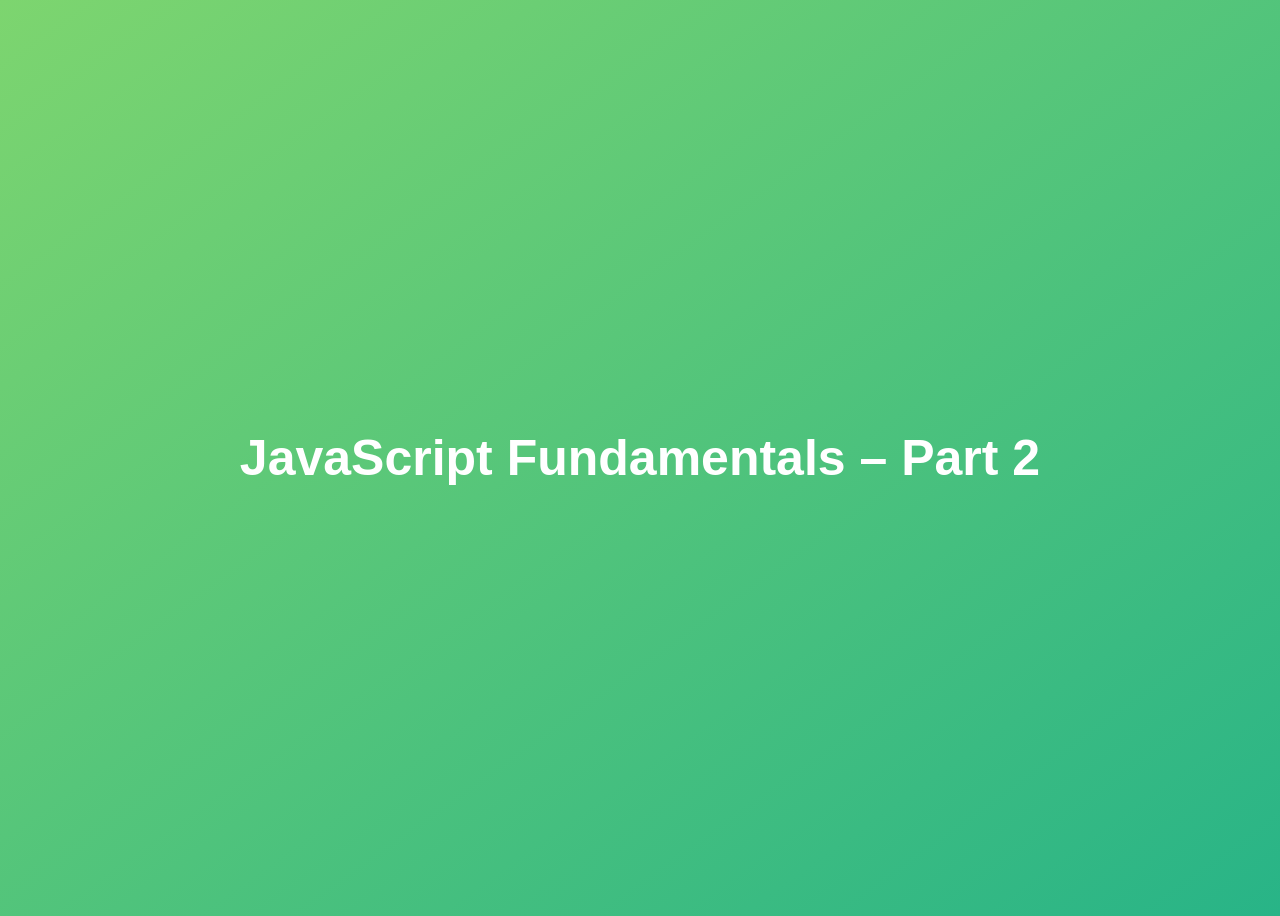
<file: javascript Fundamental-2/index.html>
<!DOCTYPE html>
<html lang="en">

<head>
    <meta charset="UTF-8" />
    <meta name="viewport" content="width=device-width, initial-scale=1.0" />
    <meta http-equiv="X-UA-Compatible" content="ie=edge" />
    <title>JavaScript Fundamentals – Part 2</title>
    <style>
        body {
            height: 100vh;
            display: flex;
            align-items: center;
            background: linear-gradient(to top left, #28b487, #7dd56f);
        }

        h1 {
            font-family: sans-serif;
            font-size: 50px;
            line-height: 1.3;
            width: 100%;
            padding: 30px;
            text-align: center;
            color: white;
        }
    </style>
</head>

<body>
    <h1>JavaScript Fundamentals – Part 2</h1>
    <script src="challenge4.js"></script>
</body>

</html>
</file>
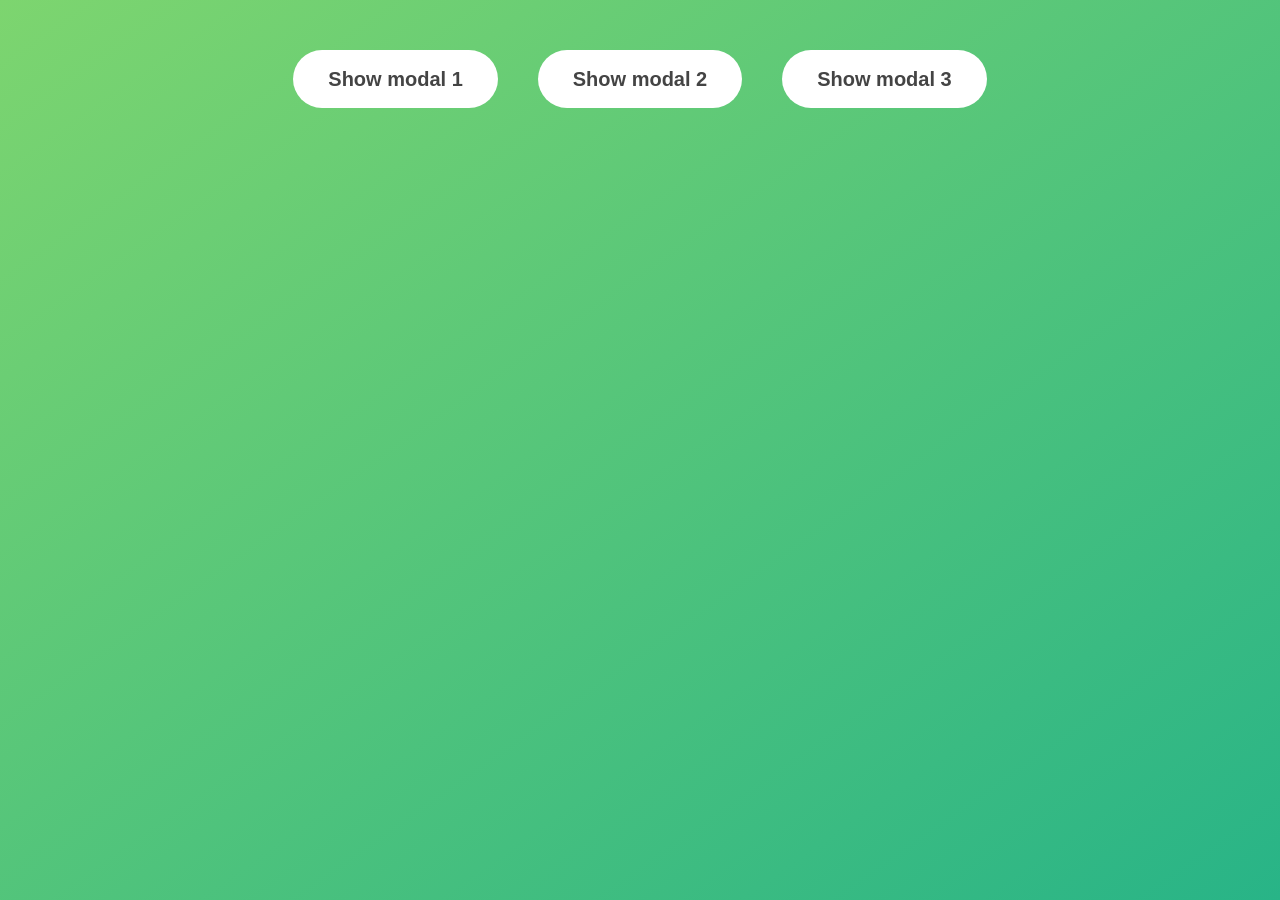
<file: Model Window/index.html>
<!DOCTYPE html>
<html lang="en">
  <head>
    <meta charset="UTF-8" />
    <meta name="viewport" content="width=device-width, initial-scale=1.0" />
    <meta http-equiv="X-UA-Compatible" content="ie=edge" />
    <link rel="stylesheet" href="style.css" />
    <title>Modal window</title>
  </head>
  <body>
    <button class="show-modal">Show modal 1</button>
    <button class="show-modal">Show modal 2</button>
    <button class="show-modal">Show modal 3</button>

    <div class="modal hidden">
      <button class="close-modal">&times;</button>
      <h1>I'm a modal window 😍</h1>
      <p>
        Lorem ipsum dolor sit amet, consectetur adipisicing elit, sed do eiusmod
        tempor incididunt ut labore et dolore magna aliqua. Ut enim ad minim
        veniam, quis nostrud exercitation ullamco laboris nisi ut aliquip ex ea
        commodo consequat. Duis aute irure dolor in reprehenderit in voluptate
        velit esse cillum dolore eu fugiat nulla pariatur. Excepteur sint
        occaecat cupidatat non proident, sunt in culpa qui officia deserunt
        mollit anim id est laborum.
      </p>
    </div>
    <div class="overlay hidden"></div>

    <script src="script.js"></script>
  </body>
</html>
</file>
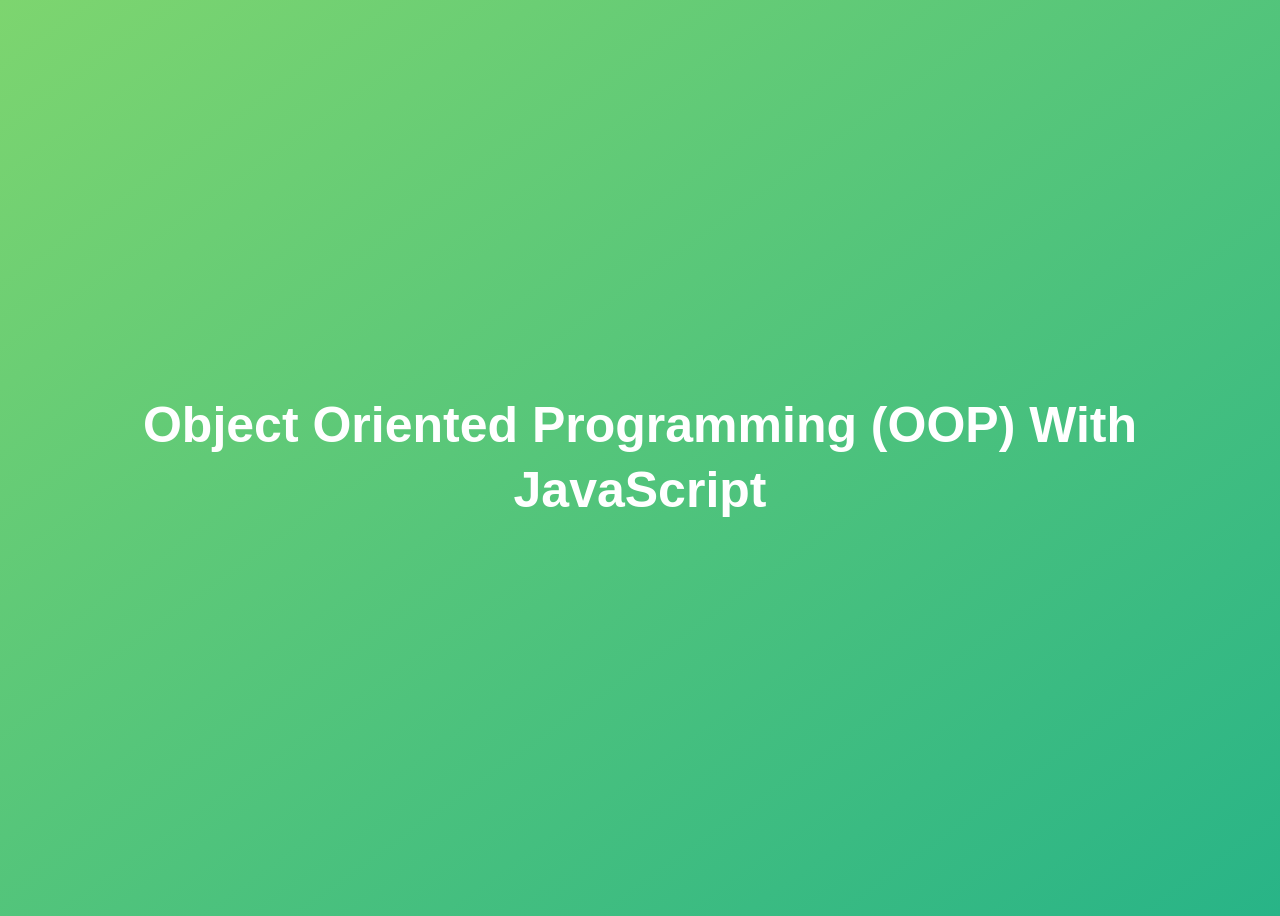
<file: OOP/index.html>
<!DOCTYPE html>
<html lang="en">
  <head>
    <meta charset="UTF-8" />
    <meta name="viewport" content="width=device-width, initial-scale=1.0" />
    <meta http-equiv="X-UA-Compatible" content="ie=edge" />
    <title>Object Oriented Programming (OOP) With JavaScript</title>
    <style>
      body {
        height: 100vh;
        display: flex;
        align-items: center;
        background: linear-gradient(to top left, #28b487, #7dd56f);
      }
      h1 {
        font-family: sans-serif;
        font-size: 50px;
        line-height: 1.3;
        width: 100%;
        padding: 30px;
        text-align: center;
        color: white;
      }
    </style>
    <script defer src="challenge3.js"></script>
  </head>
  <body>
    <h1>Object Oriented Programming (OOP) With JavaScript</h1>
  </body>
</html>
</file>
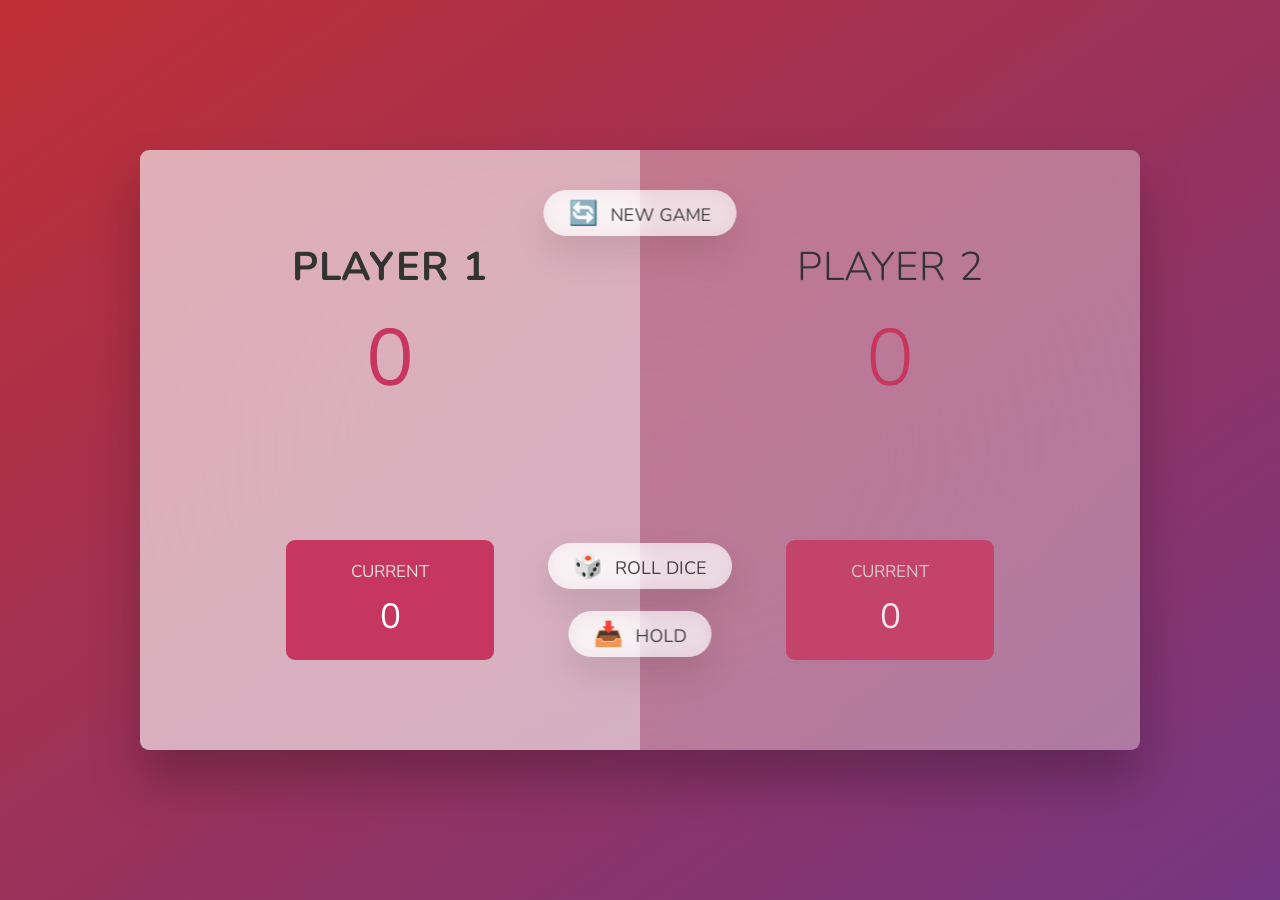
<file: Pig Game/index.html>
<!DOCTYPE html>
<html lang="en">
  <head>
    <meta charset="UTF-8" />
    <meta name="viewport" content="width=device-width, initial-scale=1.0" />
    <meta http-equiv="X-UA-Compatible" content="ie=edge" />
    <link rel="stylesheet" href="style.css" />
    <title>Pig Game</title>
  </head>
  <body>
    <main>
      <section class="player player--0 player--active">
        <h2 class="name" id="name--0">Player 1</h2>
        <p class="score" id="score--0">43</p>
        <div class="current">
          <p class="current-label">Current</p>
          <p class="current-score" id="current--0">0</p>
        </div>
      </section>
      <section class="player player--1">
        <h2 class="name" id="name--1">Player 2</h2>
        <p class="score" id="score--1">24</p>
        <div class="current">
          <p class="current-label">Current</p>
          <p class="current-score" id="current--1">0</p>
        </div>
      </section>

      <img src="dice-5.png" alt="Playing dice" class="dice" />
      <button class="btn btn--new">🔄 New game</button>
      <button class="btn btn--roll">🎲 Roll dice</button>
      <button class="btn btn--hold">📥 Hold</button>
    </main>
    <script src="script.js"></script>
  </body>
</html>
</file>
<file: Advanced DOM Bankist/style.css>
/* The page is NOT responsive. You can implement responsiveness yourself if you wanna have some fun 😃 */

:root {
  --color-primary: #5ec576;
  --color-secondary: #ffcb03;
  --color-tertiary: #ff585f;
  --color-primary-darker: #4bbb7d;
  --color-secondary-darker: #ffbb00;
  --color-tertiary-darker: #fd424b;
  --color-primary-opacity: #5ec5763a;
  --color-secondary-opacity: #ffcd0331;
  --color-tertiary-opacity: #ff58602d;
  --gradient-primary: linear-gradient(to top left, #39b385, #9be15d);
  --gradient-secondary: linear-gradient(to top left, #ffb003, #ffcb03);
}

* {
  margin: 0;
  padding: 0;
  box-sizing: inherit;
}

html {
  font-size: 62.5%;
  box-sizing: border-box;
}

body {
  font-family: 'Poppins', sans-serif;
  font-weight: 300;
  color: #444;
  line-height: 1.9;
  background-color: #f3f3f3;
}

/* GENERAL ELEMENTS */
.section {
  padding: 15rem 3rem;
  border-top: 1px solid #ddd;

  transition: transform 1s, opacity 1s;
}

.section--hidden {
  opacity: 0;
  transform: translateY(8rem);
}

.section__title {
  max-width: 80rem;
  margin: 0 auto 8rem auto;
}

.section__description {
  font-size: 1.8rem;
  font-weight: 600;
  text-transform: uppercase;
  color: var(--color-primary);
  margin-bottom: 1rem;
}

.section__header {
  font-size: 4rem;
  line-height: 1.3;
  font-weight: 500;
}

.btn {
  display: inline-block;
  background-color: var(--color-primary);
  font-size: 1.6rem;
  font-family: inherit;
  font-weight: 500;
  border: none;
  padding: 1.25rem 4.5rem;
  border-radius: 10rem;
  cursor: pointer;
  transition: all 0.3s;
}

.btn:hover {
  background-color: var(--color-primary-darker);
}

.btn--text {
  display: inline-block;
  background: none;
  font-size: 1.7rem;
  font-family: inherit;
  font-weight: 500;
  color: var(--color-primary);
  border: none;
  border-bottom: 1px solid currentColor;
  padding-bottom: 2px;
  cursor: pointer;
  transition: all 0.3s;
}

p {
  color: #666;
}

/* This is BAD for accessibility! Don't do in the real world! */
button:focus {
  outline: none;
}

img {
  transition: filter 0.5s;
}

.lazy-img {
  filter: blur(20px);
}

/* NAVIGATION */
.nav {
  display: flex;
  justify-content: space-between;
  align-items: center;
  height: 9rem;
  width: 100%;
  padding: 0 6rem;
  z-index: 100;
}

/* nav and stickly class at the same time */
.nav.sticky {
  position: fixed;
  background-color: rgba(255, 255, 255, 0.95);
}

.nav__logo {
  height: 4.5rem;
  transition: all 0.3s;
}

.nav__links {
  display: flex;
  align-items: center;
  list-style: none;
}

.nav__item {
  margin-left: 4rem;
}

.nav__link:link,
.nav__link:visited {
  font-size: 1.7rem;
  font-weight: 400;
  color: inherit;
  text-decoration: none;
  display: block;
  transition: all 0.3s;
}

.nav__link--btn:link,
.nav__link--btn:visited {
  padding: 0.8rem 2.5rem;
  border-radius: 3rem;
  background-color: var(--color-primary);
  color: #222;
}

.nav__link--btn:hover,
.nav__link--btn:active {
  color: inherit;
  background-color: var(--color-primary-darker);
  color: #333;
}

/* HEADER */
.header {
  padding: 0 3rem;
  height: 100vh;
  display: flex;
  flex-direction: column;
  align-items: center;
}

.header__title {
  flex: 1;

  max-width: 115rem;
  display: grid;
  grid-template-columns: 3fr 2fr;
  row-gap: 3rem;
  align-content: center;
  justify-content: center;

  align-items: start;
  justify-items: start;
}

h1 {
  font-size: 5.5rem;
  line-height: 1.35;
}

h4 {
  font-size: 2.4rem;
  font-weight: 500;
}

.header__img {
  width: 100%;
  grid-column: 2 / 3;
  grid-row: 1 / span 4;
  transform: translateY(-6rem);
}

.highlight {
  position: relative;
}

.highlight::after {
  display: block;
  content: '';
  position: absolute;
  bottom: 0;
  left: 0;
  height: 100%;
  width: 100%;
  z-index: -1;
  opacity: 0.7;
  transform: scale(1.07, 1.05) skewX(-15deg);
  background-image: var(--gradient-primary);
}

/* FEATURES */
.features {
  display: grid;
  grid-template-columns: 1fr 1fr;
  gap: 4rem;
  margin: 0 12rem;
}

.features__img {
  width: 100%;
}

.features__feature {
  align-self: center;
  justify-self: center;
  width: 70%;
  font-size: 1.5rem;
}

.features__icon {
  display: flex;
  align-items: center;
  justify-content: center;
  background-color: var(--color-primary-opacity);
  height: 5.5rem;
  width: 5.5rem;
  border-radius: 50%;
  margin-bottom: 2rem;
}

.features__icon svg {
  height: 2.5rem;
  width: 2.5rem;
  fill: var(--color-primary);
}

.features__header {
  font-size: 2rem;
  margin-bottom: 1rem;
}

/* OPERATIONS */
.operations {
  max-width: 100rem;
  margin: 12rem auto 0 auto;

  background-color: #fff;
}

.operations__tab-container {
  display: flex;
  justify-content: center;
}

.operations__tab {
  margin-right: 2.5rem;
  transform: translateY(-50%);
}

.operations__tab span {
  margin-right: 1rem;
  font-weight: 600;
  display: inline-block;
}

.operations__tab--1 {
  background-color: var(--color-secondary);
}

.operations__tab--1:hover {
  background-color: var(--color-secondary-darker);
}

.operations__tab--3 {
  background-color: var(--color-tertiary);
  margin: 0;
}

.operations__tab--3:hover {
  background-color: var(--color-tertiary-darker);
}

.operations__tab--active {
  transform: translateY(-66%);
}

.operations__content {
  display: none;

  /* JUST PRESENTATIONAL */
  font-size: 1.7rem;
  padding: 2.5rem 7rem 6.5rem 7rem;
}

.operations__content--active {
  display: grid;
  grid-template-columns: 7rem 1fr;
  column-gap: 3rem;
  row-gap: 0.5rem;
}

.operations__header {
  font-size: 2.25rem;
  font-weight: 500;
  align-self: center;
}

.operations__icon {
  display: flex;
  align-items: center;
  justify-content: center;
  height: 7rem;
  width: 7rem;
  border-radius: 50%;
}

.operations__icon svg {
  height: 2.75rem;
  width: 2.75rem;
}

.operations__content p {
  grid-column: 2;
}

.operations__icon--1 {
  background-color: var(--color-secondary-opacity);
}
.operations__icon--2 {
  background-color: var(--color-primary-opacity);
}
.operations__icon--3 {
  background-color: var(--color-tertiary-opacity);
}
.operations__icon--1 svg {
  fill: var(--color-secondary-darker);
}
.operations__icon--2 svg {
  fill: var(--color-primary);
}
.operations__icon--3 svg {
  fill: var(--color-tertiary);
}

/* SLIDER */
.slider {
  max-width: 100rem;
  height: 50rem;
  margin: 0 auto;
  position: relative;

  /* IN THE END */
  overflow: hidden;
}

.slide {
  position: absolute;
  top: 0;
  width: 100%;
  height: 50rem;

  display: flex;
  align-items: center;
  justify-content: center;

  /* THIS creates the animation! */
  transition: transform 1s;
}

.slide > img {
  /* Only for images that have different size than slide */
  width: 100%;
  height: 100%;
  object-fit: cover;
}

.slider__btn {
  position: absolute;
  top: 50%;
  z-index: 10;

  border: none;
  background: rgba(255, 255, 255, 0.7);
  font-family: inherit;
  color: #333;
  border-radius: 50%;
  height: 5.5rem;
  width: 5.5rem;
  font-size: 3.25rem;
  cursor: pointer;
}

.slider__btn--left {
  left: 6%;
  transform: translate(-50%, -50%);
}

.slider__btn--right {
  right: 6%;
  transform: translate(50%, -50%);
}

.dots {
  position: absolute;
  bottom: 5%;
  left: 50%;
  transform: translateX(-50%);
  display: flex;
}

.dots__dot {
  border: none;
  background-color: #b9b9b9;
  opacity: 0.7;
  height: 1rem;
  width: 1rem;
  border-radius: 50%;
  margin-right: 1.75rem;
  cursor: pointer;
  transition: all 0.5s;

  /* Only necessary when overlying images */
  /* box-shadow: 0 0.6rem 1.5rem rgba(0, 0, 0, 0.7); */
}

.dots__dot:last-child {
  margin: 0;
}

.dots__dot--active {
  /* background-color: #fff; */
  background-color: #888;
  opacity: 1;
}

/* TESTIMONIALS */
.testimonial {
  width: 65%;
  position: relative;
}

.testimonial::before {
  content: '\201C';
  position: absolute;
  top: -5.7rem;
  left: -6.8rem;
  line-height: 1;
  font-size: 20rem;
  font-family: inherit;
  color: var(--color-primary);
  z-index: -1;
}

.testimonial__header {
  font-size: 2.25rem;
  font-weight: 500;
  margin-bottom: 1.5rem;
}

.testimonial__text {
  font-size: 1.7rem;
  margin-bottom: 3.5rem;
  color: #666;
}

.testimonial__author {
  margin-left: 3rem;
  font-style: normal;

  display: grid;
  grid-template-columns: 6.5rem 1fr;
  column-gap: 2rem;
}

.testimonial__photo {
  grid-row: 1 / span 2;
  width: 6.5rem;
  border-radius: 50%;
}

.testimonial__name {
  font-size: 1.7rem;
  font-weight: 500;
  align-self: end;
  margin: 0;
}

.testimonial__location {
  font-size: 1.5rem;
}

.section__title--testimonials {
  margin-bottom: 4rem;
}

/* SIGNUP */
.section--sign-up {
  background-color: #37383d;
  border-top: none;
  border-bottom: 1px solid #444;
  text-align: center;
  padding: 10rem 3rem;
}

.section--sign-up .section__header {
  color: #fff;
  text-align: center;
}

.section--sign-up .section__title {
  margin-bottom: 6rem;
}

.section--sign-up .btn {
  font-size: 1.9rem;
  padding: 2rem 5rem;
}

/* FOOTER */
.footer {
  padding: 10rem 3rem;
  background-color: #37383d;
}

.footer__nav {
  list-style: none;
  display: flex;
  justify-content: center;
  margin-bottom: 5rem;
}

.footer__item {
  margin-right: 4rem;
}

.footer__link {
  font-size: 1.6rem;
  color: #eee;
  text-decoration: none;
}

.footer__logo {
  height: 5rem;
  display: block;
  margin: 0 auto;
  margin-bottom: 5rem;
}

.footer__copyright {
  font-size: 1.4rem;
  color: #aaa;
  text-align: center;
}

.footer__copyright .footer__link {
  font-size: 1.4rem;
}

/* MODAL WINDOW */
.modal {
  position: fixed;
  top: 50%;
  left: 50%;
  transform: translate(-50%, -50%);
  max-width: 60rem;
  background-color: #f3f3f3;
  padding: 5rem 6rem;
  box-shadow: 0 4rem 6rem rgba(0, 0, 0, 0.3);
  z-index: 1000;
  transition: all 0.5s;
}

.overlay {
  position: fixed;
  top: 0;
  left: 0;
  width: 100%;
  height: 100%;
  background-color: rgba(0, 0, 0, 0.5);
  backdrop-filter: blur(4px);
  z-index: 100;
  transition: all 0.5s;
}

.modal__header {
  font-size: 3.25rem;
  margin-bottom: 4.5rem;
  line-height: 1.5;
}

.modal__form {
  margin: 0 3rem;
  display: grid;
  grid-template-columns: 1fr 2fr;
  align-items: center;
  gap: 2.5rem;
}

.modal__form label {
  font-size: 1.7rem;
  font-weight: 500;
}

.modal__form input {
  font-size: 1.7rem;
  padding: 1rem 1.5rem;
  border: 1px solid #ddd;
  border-radius: 0.5rem;
}

.modal__form button {
  grid-column: 1 / span 2;
  justify-self: center;
  margin-top: 1rem;
}

.btn--close-modal {
  font-family: inherit;
  color: inherit;
  position: absolute;
  top: 0.5rem;
  right: 2rem;
  font-size: 4rem;
  cursor: pointer;
  border: none;
  background: none;
}

.hidden {
  visibility: hidden;
  opacity: 0;
}

/* COOKIE MESSAGE */
.cookie-message {
  display: flex;
  align-items: center;
  justify-content: space-evenly;
  width: 100%;
  background-color: white;
  color: #bbb;
  font-size: 1.5rem;
  font-weight: 400;
}
</file>
<file: Asynchronous JavaScript/style.css>
* {
  margin: 0;
  padding: 0;
  box-sizing: inherit;
}

html {
  font-size: 62.5%;
  box-sizing: border-box;
}

body {
  font-family: system-ui;
  color: #555;
  background-color: #f7f7f7;
  min-height: 100vh;

  display: flex;
  align-items: center;
  justify-content: center;
}

.container {
  display: flex;
  flex-flow: column;
  align-items: center;
}

.countries {
  /* margin-bottom: 8rem; */
  display: flex;

  font-size: 2rem;
  opacity: 0;
  transition: opacity 1s;
}

.country {
  background-color: #fff;
  box-shadow: 0 2rem 5rem 1rem rgba(0, 0, 0, 0.1);
  font-size: 1.8rem;
  width: 30rem;
  border-radius: 0.7rem;
  margin: 0 3rem;
  /* overflow: hidden; */
}

.neighbour::before {
  content: 'Neighbour country';
  width: 100%;
  position: absolute;
  top: -4rem;

  text-align: center;
  font-size: 1.8rem;
  font-weight: 600;
  text-transform: uppercase;
  color: #888;
}

.neighbour {
  transform: scale(0.8) translateY(1rem);
  margin-left: 0;
}

.country__img {
  width: 30rem;
  height: 17rem;
  object-fit: cover;
  background-color: #eee;
  border-top-left-radius: 0.7rem;
  border-top-right-radius: 0.7rem;
}

.country__data {
  padding: 2.5rem 3.75rem 3rem 3.75rem;
}

.country__name {
  font-size: 2.7rem;
  margin-bottom: 0.7rem;
}

.country__region {
  font-size: 1.4rem;
  margin-bottom: 2.5rem;
  text-transform: uppercase;
  color: #888;
}

.country__row:not(:last-child) {
  margin-bottom: 1rem;
}

.country__row span {
  display: inline-block;
  margin-right: 2rem;
  font-size: 2.4rem;
}

.btn-country {
  border: none;
  font-size: 2rem;
  padding: 2rem 5rem;
  border-radius: 0.7rem;
  color: white;
  background-color: orangered;
  cursor: pointer;
}

.images {
  display: flex;
}

.images img {
  display: block;
  width: 80rem;
  margin: 4rem;
}

.images img.parallel {
  width: 40rem;
  margin: 2rem;
  border: 3rem solid white;
  box-shadow: 0 2rem 5rem 1rem rgba(0, 0, 0, 0.1);
}
</file>
<file: Bankist/style.css>
/*
 * Use this CSS to learn some intersting techniques,
 * in case you're wondering how I built the UI.
 * Have fun! 😁
 */

* {
  margin: 0;
  padding: 0;
  box-sizing: inherit;
}

html {
  font-size: 62.5%;
  box-sizing: border-box;
}

body {
  font-family: "Poppins", sans-serif;
  color: #444;
  background-color: #f3f3f3;
  height: 100vh;
  padding: 2rem;
}

nav {
  display: flex;
  justify-content: space-between;
  align-items: center;
  padding: 0 2rem;
}

.welcome {
  font-size: 1.9rem;
  font-weight: 500;
}

.logo {
  height: 5.25rem;
}

.login {
  display: flex;
}

.login__input {
  border: none;
  padding: 0.5rem 2rem;
  font-size: 1.6rem;
  font-family: inherit;
  text-align: center;
  width: 12rem;
  border-radius: 10rem;
  margin-right: 1rem;
  color: inherit;
  border: 1px solid #fff;
  transition: all 0.3s;
}

.login__input:focus {
  outline: none;
  border: 1px solid #ccc;
}

.login__input::placeholder {
  color: #bbb;
}

.login__btn {
  border: none;
  background: none;
  font-size: 2.2rem;
  color: inherit;
  cursor: pointer;
  transition: all 0.3s;
}

.login__btn:hover,
.login__btn:focus,
.btn--sort:hover,
.btn--sort:focus {
  outline: none;
  color: #777;
}

/* MAIN */
.app {
  position: relative;
  max-width: 100rem;
  margin: 4rem auto;
  display: grid;
  grid-template-columns: 4fr 3fr;
  grid-template-rows: auto repeat(3, 15rem) auto;
  gap: 2rem;

  /* NOTE This creates the fade in/out anumation */
  opacity: 0;
  transition: all 1s;
}

.balance {
  grid-column: 1 / span 2;
  display: flex;
  align-items: flex-end;
  justify-content: space-between;
  margin-bottom: 2rem;
}

.balance__label {
  font-size: 2.2rem;
  font-weight: 500;
  margin-bottom: -0.2rem;
}

.balance__date {
  font-size: 1.4rem;
  color: #888;
}

.balance__value {
  font-size: 4.5rem;
  font-weight: 400;
}

/* MOVEMENTS */
.movements {
  grid-row: 2 / span 3;
  background-color: #fff;
  border-radius: 1rem;
  overflow: scroll;
}

.movements__row {
  padding: 2.25rem 4rem;
  display: flex;
  align-items: center;
  border-bottom: 1px solid #eee;
}

.movements__type {
  font-size: 1.1rem;
  text-transform: uppercase;
  font-weight: 500;
  color: #fff;
  padding: 0.1rem 1rem;
  border-radius: 10rem;
  margin-right: 2rem;
}

.movements__date {
  font-size: 1.1rem;
  text-transform: uppercase;
  font-weight: 500;
  color: #666;
}

.movements__type--deposit {
  background-image: linear-gradient(to top left, #39b385, #9be15d);
}

.movements__type--withdrawal {
  background-image: linear-gradient(to top left, #e52a5a, #ff585f);
}

.movements__value {
  font-size: 1.7rem;
  margin-left: auto;
}

/* SUMMARY */
.summary {
  grid-row: 5 / 6;
  display: flex;
  align-items: baseline;
  padding: 0 0.3rem;
  margin-top: 1rem;
}

.summary__label {
  font-size: 1.2rem;
  font-weight: 500;
  text-transform: uppercase;
  margin-right: 0.8rem;
}

.summary__value {
  font-size: 2.2rem;
  margin-right: 2.5rem;
}

.summary__value--in,
.summary__value--interest {
  color: #66c873;
}

.summary__value--out {
  color: #f5465d;
}

.btn--sort {
  margin-left: auto;
  border: none;
  background: none;
  font-size: 1.3rem;
  font-weight: 500;
  cursor: pointer;
}

/* OPERATIONS */
.operation {
  border-radius: 1rem;
  padding: 3rem 4rem;
  color: #333;
}

.operation--transfer {
  background-image: linear-gradient(to top left, #ffb003, #ffcb03);
}

.operation--loan {
  background-image: linear-gradient(to top left, #39b385, #9be15d);
}

.operation--close {
  background-image: linear-gradient(to top left, #e52a5a, #ff585f);
}

h2 {
  margin-bottom: 1.5rem;
  font-size: 1.7rem;
  font-weight: 600;
  color: #333;
}

.form {
  display: grid;
  grid-template-columns: 2.5fr 2.5fr 1fr;
  grid-template-rows: auto auto;
  gap: 0.4rem 1rem;
}

/* Exceptions for interst */
.form.form--loan {
  grid-template-columns: 2.5fr 1fr 2.5fr;
}
.form__label--loan {
  grid-row: 2;
}
/* End exceptions */

.form__input {
  width: 100%;
  border: none;
  background-color: rgba(255, 255, 255, 0.4);
  font-family: inherit;
  font-size: 1.5rem;
  text-align: center;
  color: #333;
  padding: 0.3rem 1rem;
  border-radius: 0.7rem;
  transition: all 0.3s;
}

.form__input:focus {
  outline: none;
  background-color: rgba(255, 255, 255, 0.6);
}

.form__label {
  font-size: 1.3rem;
  text-align: center;
}

.form__btn {
  border: none;
  border-radius: 0.7rem;
  font-size: 1.8rem;
  background-color: #fff;
  cursor: pointer;
  transition: all 0.3s;
}

.form__btn:focus {
  outline: none;
  background-color: rgba(255, 255, 255, 0.8);
}

.logout-timer {
  padding: 0 0.3rem;
  margin-top: 1.9rem;
  text-align: right;
  font-size: 1.25rem;
}

.timer {
  font-weight: 600;
}
</file>
<file: Guess my number/style.css>
@import url('https://fonts.googleapis.com/css?family=Press+Start+2P&display=swap');

* {
    margin: 0;
    padding: 0;
    box-sizing: inherit;
}

html {
    font-size: 62.5%;
    box-sizing: border-box;
}

body {
    font-family: 'Press Start 2P', sans-serif;
    color: #eee;
    background-color: #222222;
    /* background-color: #60b347; */
}

/* LAYOUT */
header {
    position: relative;
    height: 35vh;
    border-bottom: 7px solid #eee;
}

main {
    height: 65vh;
    color: #eee;
    display: flex;
    align-items: center;
    justify-content: space-around;
}

.left {
    width: 52rem;
    display: flex;
    flex-direction: column;
    align-items: center;
}

.right {
    width: 52rem;
    font-size: 2rem;
}

/* ELEMENTS STYLE */
h1 {
    font-size: 4rem;
    text-align: center;
    position: absolute;
    width: 100%;
    top: 52%;
    left: 50%;
    transform: translate(-50%, -50%);
}

.number {
    background: #eee;
    color: #333;
    font-size: 6rem;
    width: 15rem;
    padding: 3rem 0rem;
    text-align: center;
    position: absolute;
    bottom: 0;
    left: 50%;
    transform: translate(-50%, 50%);
}

.between {
    font-size: 1.4rem;
    position: absolute;
    top: 2rem;
    right: 2rem;
}

.again {
    position: absolute;
    top: 2rem;
    left: 2rem;
}

.guess {
    background: none;
    border: 4px solid #eee;
    font-family: inherit;
    color: inherit;
    font-size: 5rem;
    padding: 2.5rem;
    width: 25rem;
    text-align: center;
    display: block;
    margin-bottom: 3rem;
}

.btn {
    border: none;
    background-color: #eee;
    color: #222;
    font-size: 2rem;
    font-family: inherit;
    padding: 2rem 3rem;
    cursor: pointer;
}

.btn:hover {
    background-color: #ccc;
}

.message {
    margin-bottom: 8rem;
    height: 3rem;
}

.label-score {
    margin-bottom: 2rem;
}
</file>
<file: Model Window/style.css>
* {
    margin: 0;
    padding: 0;
    box-sizing: inherit;
  }
  
  html {
    font-size: 62.5%;
    box-sizing: border-box;
  }
  
  body {
    font-family: sans-serif;
    color: #333;
    line-height: 1.5;
    height: 100vh;
    position: relative;
    display: flex;
    align-items: flex-start;
    justify-content: center;
    background: linear-gradient(to top left, #28b487, #7dd56f);
  }
  
  .show-modal {
    font-size: 2rem;
    font-weight: 600;
    padding: 1.75rem 3.5rem;
    margin: 5rem 2rem;
    border: none;
    background-color: #fff;
    color: #444;
    border-radius: 10rem;
    cursor: pointer;
  }
  
  .close-modal {
    position: absolute;
    top: 1.2rem;
    right: 2rem;
    font-size: 5rem;
    color: #333;
    cursor: pointer;
    border: none;
    background: none;
  }
  
  h1 {
    font-size: 2.5rem;
    margin-bottom: 2rem;
  }
  
  p {
    font-size: 1.8rem;
  }
  
  /* -------------------------- */
  /* CLASSES TO MAKE MODAL WORK */
  .hidden {
    display: none;
  }
  
  .modal {
    position: absolute;
    top: 50%;
    left: 50%;
    transform: translate(-50%, -50%);
    width: 70%;
  
    background-color: white;
    padding: 6rem;
    border-radius: 5px;
    box-shadow: 0 3rem 5rem rgba(0, 0, 0, 0.3);
    z-index: 10;
  }
  
  .overlay {
    position: absolute;
    top: 0;
    left: 0;
    width: 100%;
    height: 100%;
    background-color: rgba(0, 0, 0, 0.6);
    backdrop-filter: blur(3px);
    z-index: 5;
  }
</file>
<file: Pig Game/style.css>
@import url('https://fonts.googleapis.com/css2?family=Nunito&display=swap');

* {
  margin: 0;
  padding: 0;
  box-sizing: inherit;
}

html {
  font-size: 62.5%;
  box-sizing: border-box;
}

body {
  font-family: 'Nunito', sans-serif;
  font-weight: 400;
  height: 100vh;
  color: #333;
  background-image: linear-gradient(to top left, #753682 0%, #bf2e34 100%);
  display: flex;
  align-items: center;
  justify-content: center;
}

/* LAYOUT */
main {
  position: relative;
  width: 100rem;
  height: 60rem;
  background-color: rgba(255, 255, 255, 0.35);
  backdrop-filter: blur(200px);
  filter: blur();
  box-shadow: 0 3rem 5rem rgba(0, 0, 0, 0.25);
  border-radius: 9px;
  overflow: hidden;
  display: flex;
}

.player {
  flex: 50%;
  padding: 9rem;
  display: flex;
  flex-direction: column;
  align-items: center;
  transition: all 0.75s;
}

/* ELEMENTS */
.name {
  position: relative;
  font-size: 4rem;
  text-transform: uppercase;
  letter-spacing: 1px;
  word-spacing: 2px;
  font-weight: 300;
  margin-bottom: 1rem;
}

.score {
  font-size: 8rem;
  font-weight: 300;
  color: #c7365f;
  margin-bottom: auto;
}

.player--active {
  background-color: rgba(255, 255, 255, 0.4);
}
.player--active .name {
  font-weight: 700;
}
.player--active .score {
  font-weight: 400;
}

.player--active .current {
  opacity: 1;
}

.current {
  background-color: #c7365f;
  opacity: 0.8;
  border-radius: 9px;
  color: #fff;
  width: 65%;
  padding: 2rem;
  text-align: center;
  transition: all 0.75s;
}

.current-label {
  text-transform: uppercase;
  margin-bottom: 1rem;
  font-size: 1.7rem;
  color: #ddd;
}

.current-score {
  font-size: 3.5rem;
}

/* ABSOLUTE POSITIONED ELEMENTS */
.btn {
  position: absolute;
  left: 50%;
  transform: translateX(-50%);
  color: #444;
  background: none;
  border: none;
  font-family: inherit;
  font-size: 1.8rem;
  text-transform: uppercase;
  cursor: pointer;
  font-weight: 400;
  transition: all 0.2s;

  background-color: white;
  background-color: rgba(255, 255, 255, 0.6);
  backdrop-filter: blur(10px);

  padding: 0.7rem 2.5rem;
  border-radius: 50rem;
  box-shadow: 0 1.75rem 3.5rem rgba(0, 0, 0, 0.1);
}

.btn::first-letter {
  font-size: 2.4rem;
  display: inline-block;
  margin-right: 0.7rem;
}

.btn--new {
  top: 4rem;
}
.btn--roll {
  top: 39.3rem;
}
.btn--hold {
  top: 46.1rem;
}

.btn:active {
  transform: translate(-50%, 3px);
  box-shadow: 0 1rem 2rem rgba(0, 0, 0, 0.15);
}

.btn:focus {
  outline: none;
}

.dice {
  position: absolute;
  left: 50%;
  top: 16.5rem;
  transform: translateX(-50%);
  height: 10rem;
  box-shadow: 0 2rem 5rem rgba(0, 0, 0, 0.2);
}

.player--winner {
  background-color: #2f2f2f;
}

.player--winner .name {
  font-weight: 700;
  color: #c7365f;
}

.hidden{
  display: none;
}
</file>
